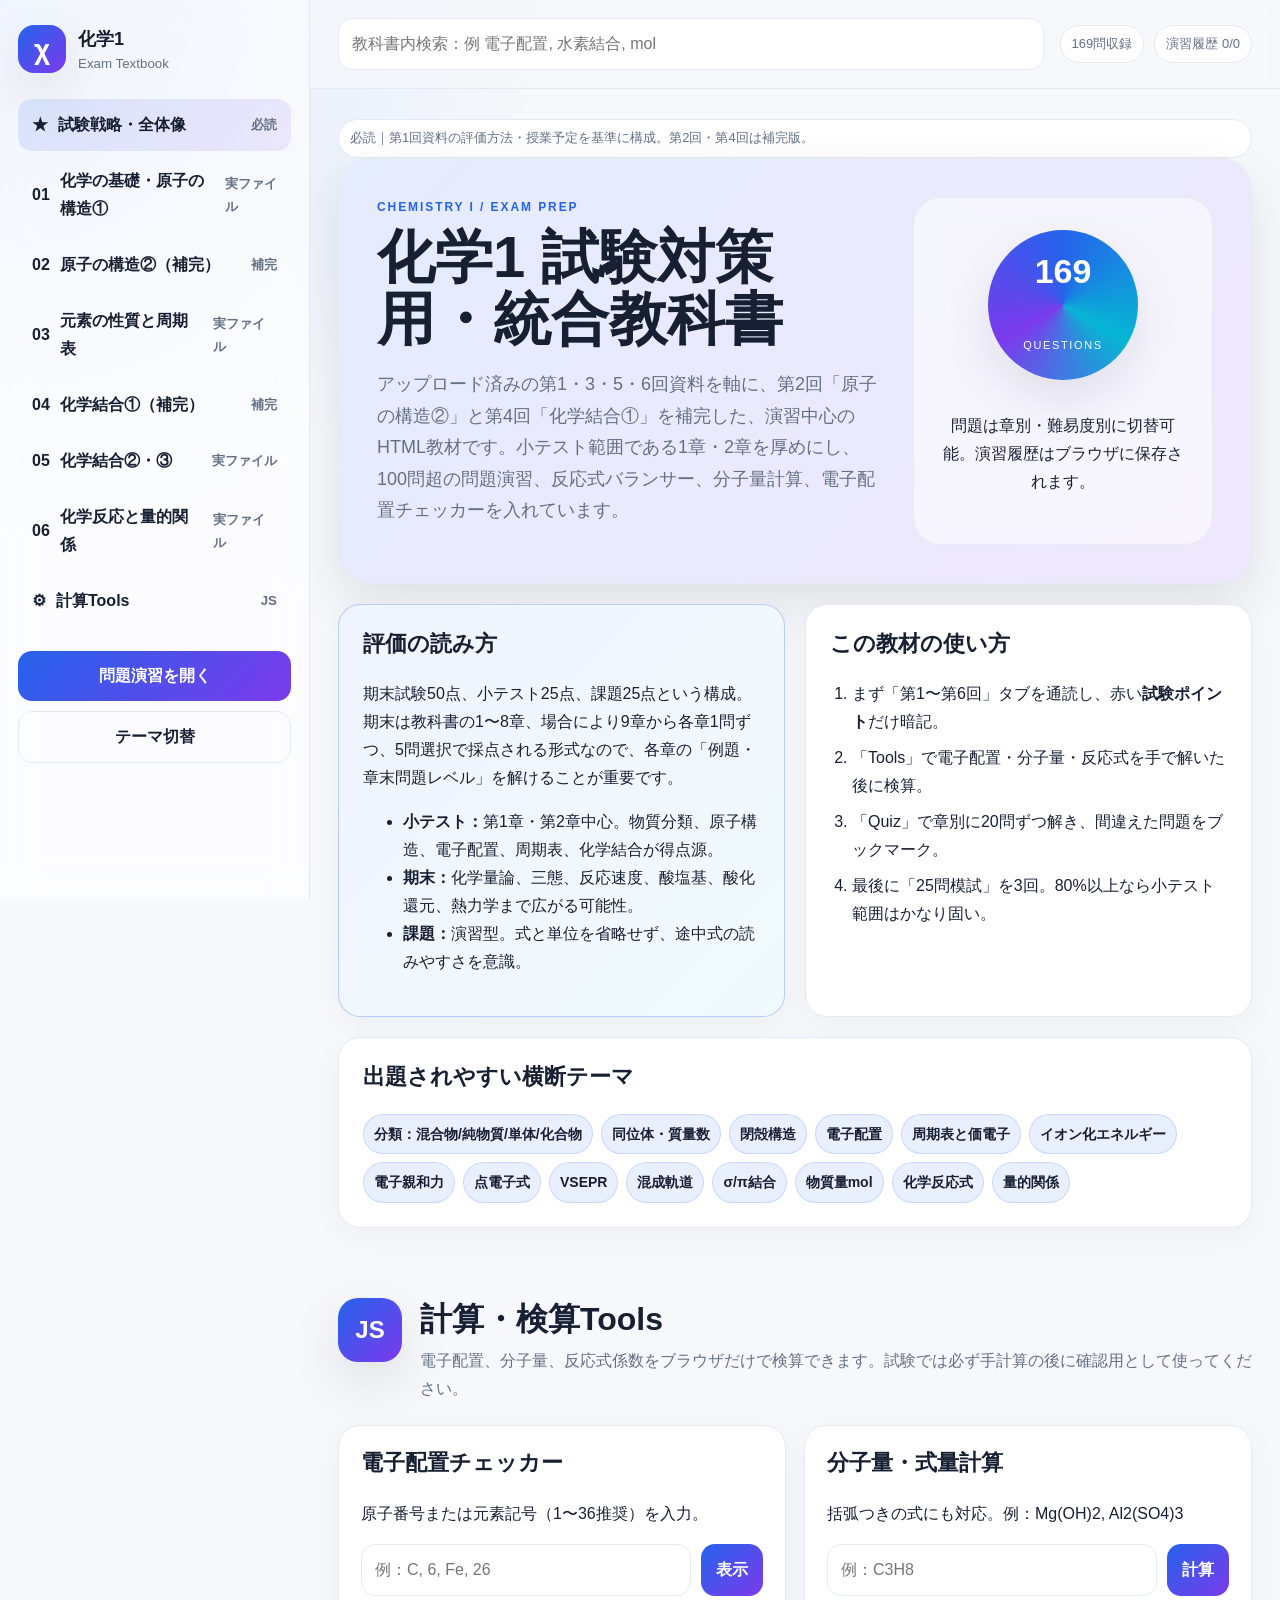
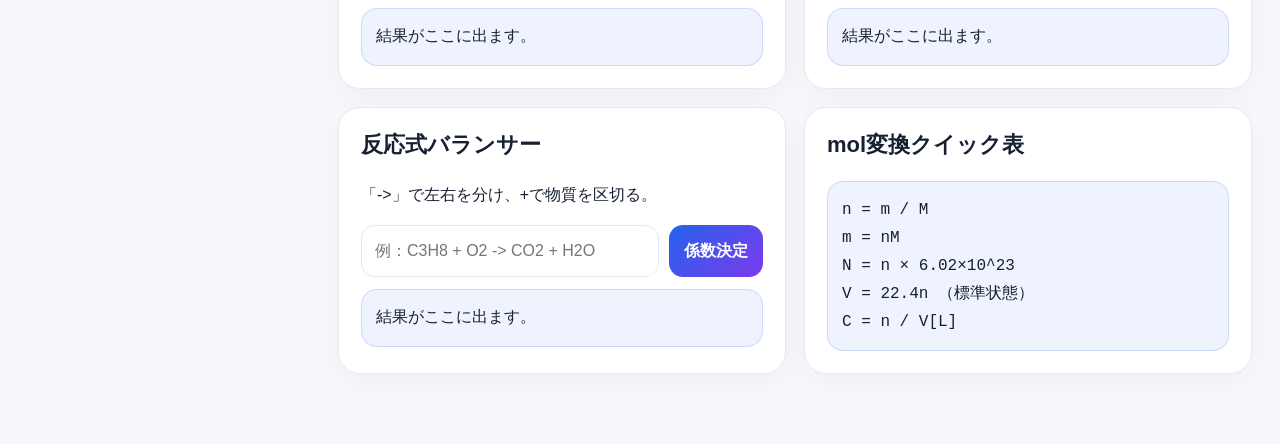
<file: index.html>
<!doctype html>
<html lang="ja">
<head>
  <meta charset="utf-8" />
  <meta name="viewport" content="width=device-width, initial-scale=1" />
  <title>化学1 試験対策用・統合教科書</title>
  <link rel="stylesheet" href="style.css" />
</head>
<body>
  <div class="app-shell">
    <aside class="sidebar">
      <div class="brand"><span class="brand-mark">χ</span><div><b>化学1</b><small>Exam Textbook</small></div></div>
      <nav id="chapterNav"></nav>
      <div class="sidebar-tools">
        <button id="openQuizBtn" class="primary full">問題演習を開く</button>
        <button id="themeBtn" class="ghost full">テーマ切替</button>
      </div>
    </aside>
    <main>
      <header class="topbar">
        <div class="search-wrap"><input id="globalSearch" placeholder="教科書内検索：例 電子配置, 水素結合, mol" /></div>
        <div class="stats"><span id="questionCount"></span><span id="progressStat"></span></div>
      </header>
      <section id="content" class="content"></section>
      <section id="tools" class="content tools-section"></section>
    </main>
  </div>
  <div id="quizPanel" class="quiz-panel" aria-hidden="true">
    <div class="quiz-inner">
      <div class="quiz-head"><div><p class="eyebrow">Interactive Practice</p><h2>100問以上の問題集</h2></div><button id="closeQuiz" class="icon-btn">×</button></div>
      <div class="quiz-controls">
        <select id="quizChapter"></select><select id="quizDifficulty"><option value="all">全難易度</option><option value="basic">基本</option><option value="standard">標準</option><option value="challenge">発展</option></select>
        <input id="quizSearch" placeholder="問題検索" />
        <button id="startPractice" class="primary">章別演習</button><button id="startExam" class="secondary">25問模試</button><button id="showAllQuestions" class="ghost">一覧</button>
      </div>
      <div id="quizArea" class="quiz-area"></div>
    </div>
  </div>
  <script src="app.js"></script>
</body>
</html>
</file>
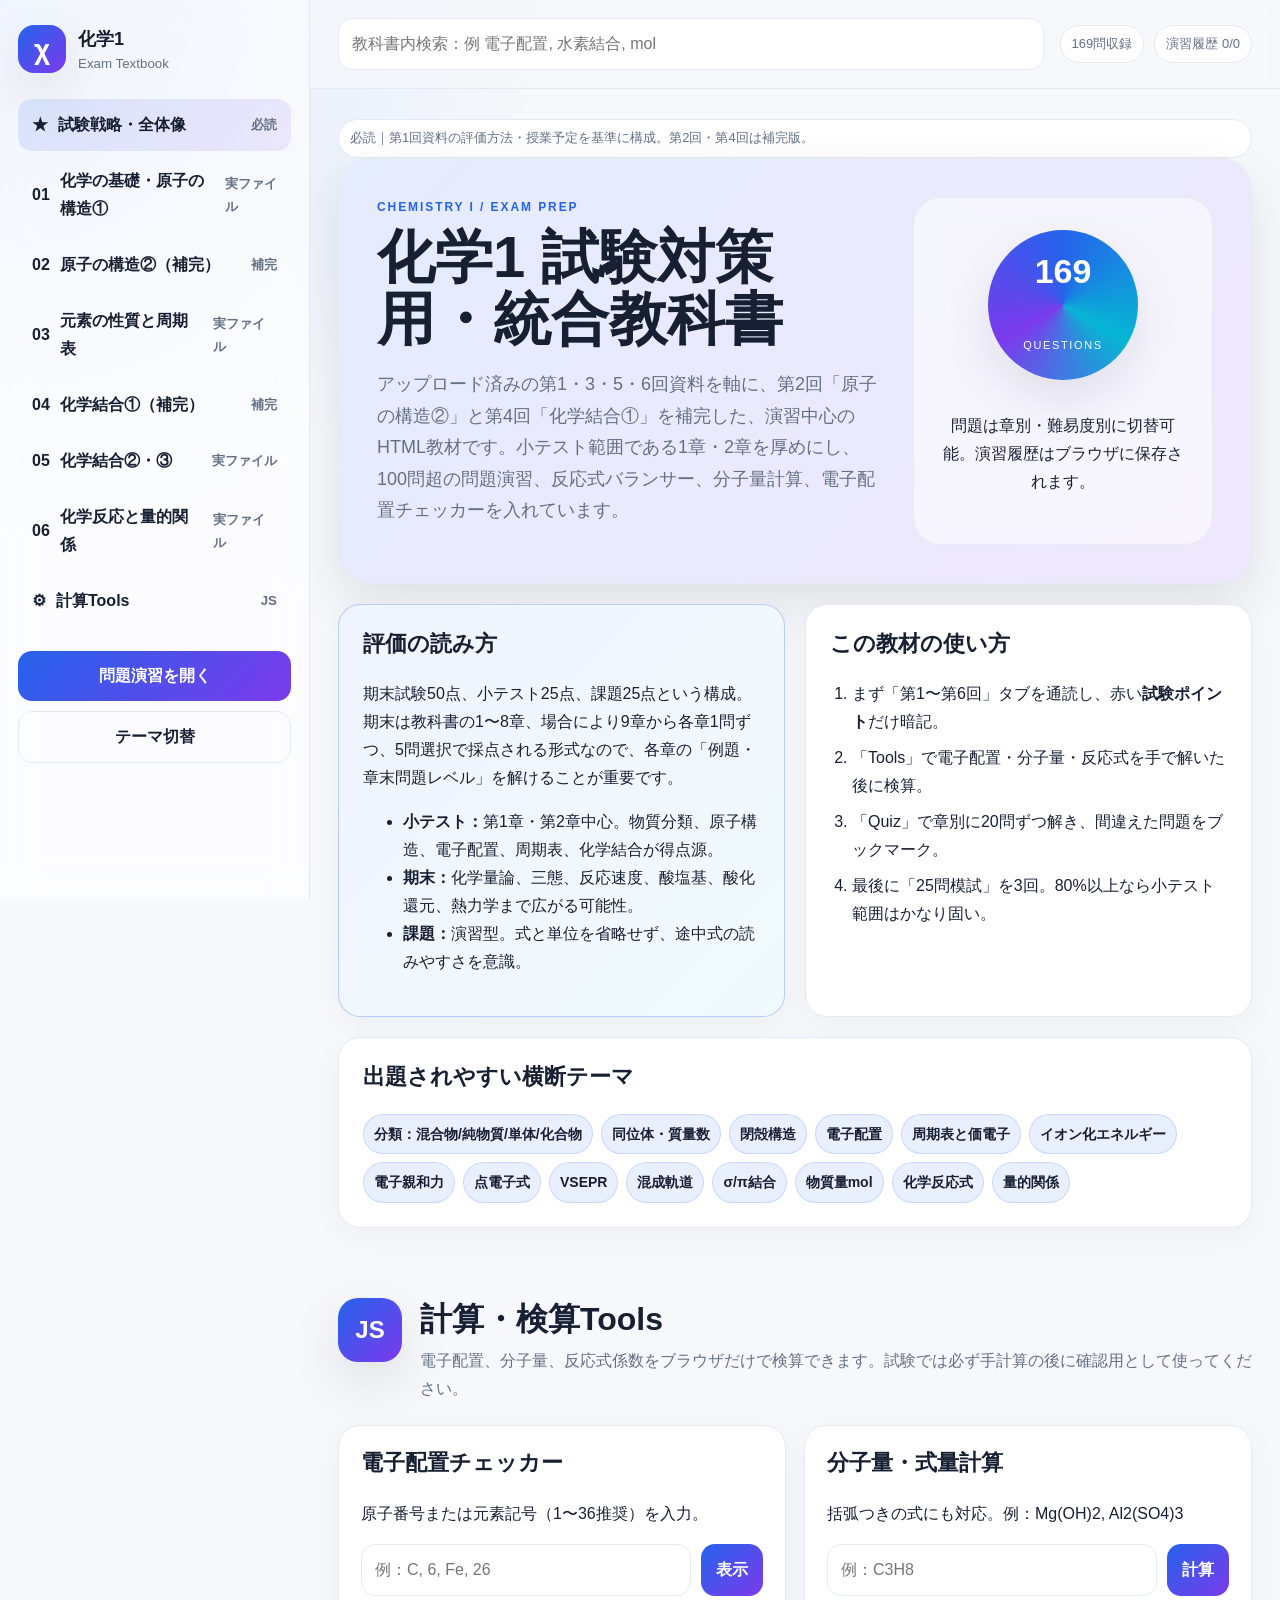
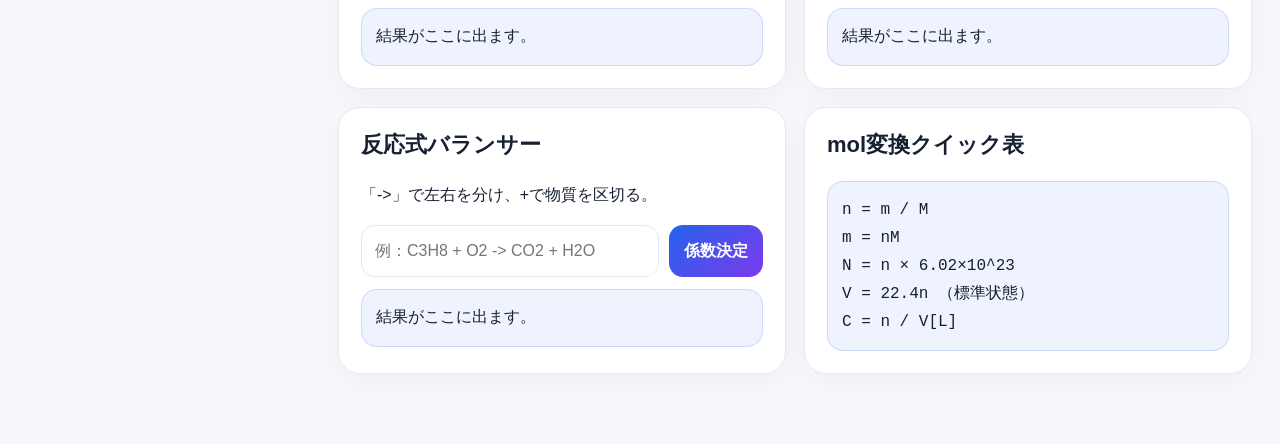
<file: open this.html>
<!doctype html>
<html lang="ja">
<head>
  <meta charset="utf-8" />
  <meta name="viewport" content="width=device-width, initial-scale=1" />
  <title>化学1 試験対策用・統合教科書</title>
  <style>

:root{--bg:#f6f8fb;--panel:#ffffff;--ink:#172033;--muted:#647084;--line:#e5eaf2;--primary:#2563eb;--primary2:#7c3aed;--accent:#06b6d4;--danger:#e11d48;--ok:#16a34a;--shadow:0 20px 50px rgba(16,24,40,.10);--radius:22px;--mono:ui-monospace,SFMono-Regular,Menlo,Monaco,Consolas,monospace;--sans:-apple-system,BlinkMacSystemFont,"Segoe UI",Hiragino Sans,"Noto Sans JP",Meiryo,sans-serif}body.dark{--bg:#0b1020;--panel:#111827;--ink:#e5e7eb;--muted:#9ca3af;--line:#253044;--primary:#60a5fa;--primary2:#a78bfa;--accent:#22d3ee;--shadow:0 20px 70px rgba(0,0,0,.45)}*{box-sizing:border-box}body{margin:0;background:radial-gradient(circle at top left,rgba(37,99,235,.13),transparent 34rem),var(--bg);color:var(--ink);font-family:var(--sans);line-height:1.75}.app-shell{display:grid;grid-template-columns:310px 1fr;min-height:100vh}.sidebar{position:sticky;top:0;height:100vh;padding:24px 18px;border-right:1px solid var(--line);background:rgba(255,255,255,.62);backdrop-filter:blur(18px);overflow:auto}body.dark .sidebar{background:rgba(17,24,39,.72)}.brand{display:flex;align-items:center;gap:12px;margin-bottom:24px}.brand-mark{display:grid;place-items:center;width:48px;height:48px;border-radius:16px;background:linear-gradient(135deg,var(--primary),var(--primary2));color:white;font-weight:900;font-size:28px;box-shadow:var(--shadow)}.brand b{display:block;font-size:18px}.brand small{display:block;color:var(--muted);margin-top:-4px}.nav-btn{width:100%;border:0;background:transparent;color:var(--ink);padding:12px 14px;border-radius:14px;text-align:left;display:flex;gap:10px;align-items:center;cursor:pointer;margin:4px 0;font-weight:700}.nav-btn small{color:var(--muted);font-weight:600;margin-left:auto}.nav-btn.active,.nav-btn:hover{background:linear-gradient(135deg,rgba(37,99,235,.13),rgba(124,58,237,.10))}.sidebar-tools{margin-top:24px;display:grid;gap:10px}.topbar{position:sticky;top:0;z-index:5;display:flex;gap:16px;align-items:center;padding:18px 28px;border-bottom:1px solid var(--line);background:rgba(246,248,251,.72);backdrop-filter:blur(18px)}body.dark .topbar{background:rgba(11,16,32,.72)}input,select,button{font:inherit}input,select{border:1px solid var(--line);background:var(--panel);color:var(--ink);border-radius:14px;padding:11px 13px;outline:none}input:focus,select:focus{border-color:var(--primary);box-shadow:0 0 0 4px rgba(37,99,235,.12)}.search-wrap{flex:1}.search-wrap input{width:100%}.stats{display:flex;gap:10px;flex-wrap:wrap}.stats span,.pill{border:1px solid var(--line);background:var(--panel);padding:7px 11px;border-radius:999px;color:var(--muted);font-size:13px}.content{max-width:1180px;margin:0 auto;padding:30px 28px 70px}.hero-panel{display:grid;grid-template-columns:1fr 300px;gap:24px;align-items:stretch;border-radius:32px;padding:38px;background:linear-gradient(135deg,rgba(37,99,235,.12),rgba(124,58,237,.12)),var(--panel);box-shadow:var(--shadow);border:1px solid var(--line);overflow:hidden}.eyebrow{letter-spacing:.16em;text-transform:uppercase;color:var(--primary);font-size:12px;font-weight:900;margin:0 0 8px}.hero-panel h1{font-size:clamp(32px,5vw,58px);line-height:1.08;margin:0 0 14px}.lead{font-size:18px;color:var(--muted);max-width:780px}.glass{background:rgba(255,255,255,.55);border:1px solid var(--line);backdrop-filter:blur(15px)}body.dark .glass{background:rgba(255,255,255,.06)}.score-card{border-radius:28px;padding:24px;display:flex;flex-direction:column;align-items:center;justify-content:center;text-align:center}.score-ring{width:150px;height:150px;border-radius:50%;display:grid;place-items:center;background:conic-gradient(var(--primary),var(--accent),var(--primary2),var(--primary));color:white;box-shadow:var(--shadow);margin-bottom:16px}.score-ring span{font-size:34px;font-weight:900;line-height:1}.score-ring small{display:block;font-size:11px;text-transform:uppercase;letter-spacing:.15em}.grid{display:grid;gap:20px;margin:20px 0}.grid.two{grid-template-columns:repeat(2,minmax(0,1fr))}.grid.three{grid-template-columns:repeat(3,minmax(0,1fr))}.card{background:var(--panel);border:1px solid var(--line);border-radius:var(--radius);padding:24px;box-shadow:0 8px 30px rgba(16,24,40,.04)}.card.important{border-color:rgba(37,99,235,.28);background:linear-gradient(135deg,rgba(37,99,235,.07),rgba(6,182,212,.06)),var(--panel)}h2,h3,h4{line-height:1.35;margin-top:0}h2{font-size:32px}h3{font-size:22px}h4{margin-bottom:6px}.chapter-title{display:flex;gap:18px;align-items:flex-start;margin-bottom:22px}.chapter-title>span{display:grid;place-items:center;min-width:64px;height:64px;border-radius:20px;background:linear-gradient(135deg,var(--primary),var(--primary2));color:white;font-weight:900;font-size:24px;box-shadow:var(--shadow)}.chapter-title h2{margin:0}.chapter-title p{margin:6px 0 0;color:var(--muted)}table{width:100%;border-collapse:separate;border-spacing:0;overflow:hidden;border:1px solid var(--line);border-radius:16px;background:var(--panel)}th,td{padding:12px 14px;border-bottom:1px solid var(--line);vertical-align:top}th{background:rgba(37,99,235,.08);text-align:left;font-weight:900}tr:last-child td{border-bottom:0}.callout{padding:14px 16px;border-radius:16px;background:rgba(6,182,212,.10);border:1px solid rgba(6,182,212,.25);margin:14px 0}.callout.danger{background:rgba(225,29,72,.09);border-color:rgba(225,29,72,.22)}.chips{display:flex;flex-wrap:wrap;gap:8px}.chips span{padding:7px 10px;border-radius:999px;background:rgba(37,99,235,.10);border:1px solid rgba(37,99,235,.16);font-size:13px;font-weight:700}.chips.large span{font-size:14px}.mini-grid{display:grid;grid-template-columns:repeat(2,1fr);gap:14px}.mini-grid>div,.rule,.trend-card{padding:16px;border:1px solid var(--line);border-radius:18px;background:rgba(100,116,139,.05)}.steps{padding-left:22px}.steps li{margin:8px 0}.timeline{list-style:none;padding:0;margin:0}.timeline li{position:relative;padding:0 0 14px 32px;border-left:2px solid var(--line);margin-left:8px}.timeline li:before{content:"";position:absolute;left:-8px;top:4px;width:14px;height:14px;border-radius:50%;background:var(--primary)}.timeline b{display:block}.timeline span{color:var(--muted)}.atom-visual{position:relative;height:230px;margin:10px auto 18px;max-width:380px}.nucleus{position:absolute;left:50%;top:50%;transform:translate(-50%,-50%);width:86px;height:86px;border-radius:50%;display:grid;place-items:center;background:linear-gradient(135deg,var(--danger),#f97316);color:white;font-weight:900;box-shadow:var(--shadow)}.orbit{position:absolute;left:50%;top:50%;border:2px dashed rgba(37,99,235,.45);border-radius:50%;transform:translate(-50%,-50%) rotate(-20deg)}.o1{width:180px;height:90px}.o2{width:300px;height:150px;transform:translate(-50%,-50%) rotate(25deg)}.electron{position:absolute;width:38px;height:38px;border-radius:50%;display:grid;place-items:center;background:var(--primary);color:white;font-size:12px;font-weight:900}.e1{left:66%;top:31%}.e2{left:20%;top:56%}.e3{left:74%;top:61%}.formula-cards{display:grid;grid-template-columns:repeat(auto-fit,minmax(160px,1fr));gap:12px;margin-top:14px}.formula-cards div{padding:15px;border-radius:16px;border:1px solid var(--line);background:linear-gradient(180deg,rgba(37,99,235,.08),rgba(37,99,235,.02))}.formula-cards b{display:block;font-size:18px}.formula-cards span{color:var(--muted);font-size:14px}.orbital-strip{display:flex;gap:12px;flex-wrap:wrap}.orbital-strip span{width:86px;height:86px;border-radius:18px;background:linear-gradient(135deg,var(--primary),var(--accent));color:white;display:grid;place-items:center;text-align:center;font-weight:800}.orbital-strip b{font-size:28px}.block-table{display:grid;grid-template-columns:1fr 3fr 2fr;grid-template-rows:70px 70px;gap:8px;text-align:center;font-weight:900;color:white}.block-table div{display:grid;place-items:center;border-radius:16px}.block-table .s{background:#2563eb;grid-row:1/3}.block-table .d{background:#7c3aed;grid-row:1/3}.block-table .p{background:#06b6d4;grid-row:1/3}.block-table .f{background:#f97316;grid-column:1/4}.trend-arrow{margin-top:12px;padding:10px;border-radius:14px;background:rgba(22,163,74,.10);border:1px solid rgba(22,163,74,.25);color:var(--ok);font-weight:800}.lewis-grid{display:grid;grid-template-columns:repeat(4,1fr);gap:12px;margin:16px 0}.lewis-grid div{padding:18px;border:1px solid var(--line);border-radius:18px;text-align:center;font-family:var(--mono);font-size:22px;background:rgba(124,58,237,.07)}.lewis-grid small{font-family:var(--sans);font-size:13px;color:var(--muted)}.example-box{padding:14px;border-radius:16px;border:1px solid var(--line);background:rgba(124,58,237,.07);margin:10px 0}.flow{display:flex;gap:8px;flex-wrap:wrap}.flow span{position:relative;padding:10px 14px;border-radius:999px;background:rgba(37,99,235,.10);font-weight:800}.flow span:not(:last-child):after{content:"→";margin-left:10px;color:var(--primary)}button{border:0;border-radius:14px;padding:11px 15px;cursor:pointer;font-weight:900}.primary{background:linear-gradient(135deg,var(--primary),var(--primary2));color:white}.secondary{background:rgba(6,182,212,.16);color:var(--ink);border:1px solid rgba(6,182,212,.3)}.ghost{background:transparent;color:var(--ink);border:1px solid var(--line)}.full{width:100%}.icon-btn{width:42px;height:42px;border-radius:50%;background:var(--panel);border:1px solid var(--line);color:var(--ink);font-size:22px}.tools-section{padding-top:0}.tool-grid{display:grid;grid-template-columns:repeat(2,minmax(0,1fr));gap:18px}.tool-card{background:var(--panel);border:1px solid var(--line);border-radius:var(--radius);padding:22px;box-shadow:0 8px 30px rgba(16,24,40,.04)}.tool-card .row{display:flex;gap:10px;flex-wrap:wrap}.tool-card input{flex:1}.result{margin-top:12px;padding:14px;border-radius:16px;background:rgba(37,99,235,.08);border:1px solid rgba(37,99,235,.18);white-space:pre-wrap;font-family:var(--mono)}.quiz-panel{position:fixed;inset:0;background:rgba(2,6,23,.58);backdrop-filter:blur(10px);z-index:20;display:none;padding:22px}.quiz-panel.open{display:block}.quiz-inner{max-width:1120px;margin:0 auto;background:var(--panel);border:1px solid var(--line);border-radius:28px;box-shadow:var(--shadow);height:calc(100vh - 44px);display:flex;flex-direction:column;overflow:hidden}.quiz-head{display:flex;justify-content:space-between;align-items:center;padding:22px 24px;border-bottom:1px solid var(--line)}.quiz-head h2{margin:0}.quiz-controls{display:grid;grid-template-columns:1fr 1fr 1.4fr auto auto auto;gap:10px;padding:16px 24px;border-bottom:1px solid var(--line)}.quiz-area{padding:22px 24px;overflow:auto}.q-card{border:1px solid var(--line);border-radius:20px;padding:20px;margin-bottom:16px;background:linear-gradient(180deg,rgba(37,99,235,.04),transparent),var(--panel)}.q-meta{display:flex;gap:8px;flex-wrap:wrap;margin-bottom:10px}.q-meta span{font-size:12px;padding:4px 8px;border-radius:999px;background:rgba(100,116,139,.12);color:var(--muted);font-weight:800}.q-title{font-size:19px;font-weight:900;margin:0 0 14px}.options{display:grid;gap:10px}.opt{display:flex;gap:10px;align-items:flex-start;padding:12px;border:1px solid var(--line);border-radius:14px;cursor:pointer;background:rgba(100,116,139,.04)}.opt:hover{border-color:var(--primary)}.feedback{margin-top:14px;padding:12px;border-radius:14px}.feedback.ok{background:rgba(22,163,74,.10);border:1px solid rgba(22,163,74,.24)}.feedback.ng{background:rgba(225,29,72,.10);border:1px solid rgba(225,29,72,.24)}.quiz-actions{display:flex;gap:10px;align-items:center;margin-top:14px;flex-wrap:wrap}.bookmark{margin-left:auto}.hidden{display:none!important}.search-hit{outline:3px solid rgba(6,182,212,.35)}mark{background:rgba(250,204,21,.5);border-radius:4px;padding:0 2px}@media(max-width:980px){.app-shell{grid-template-columns:1fr}.sidebar{position:relative;height:auto}.topbar{position:relative;flex-direction:column;align-items:stretch}.hero-panel{grid-template-columns:1fr}.grid.two,.grid.three,.tool-grid{grid-template-columns:1fr}.quiz-controls{grid-template-columns:1fr}.mini-grid,.lewis-grid{grid-template-columns:1fr}.content{padding:22px 16px}.sidebar nav{display:grid;grid-template-columns:repeat(2,1fr);gap:6px}}@media print{.sidebar,.topbar,.quiz-panel,#tools{display:none!important}.app-shell{display:block}.content{max-width:none}.card,.hero-panel{box-shadow:none;break-inside:avoid}}
  </style>
</head>
<body>
  <div class="app-shell">
    <aside class="sidebar">
      <div class="brand"><span class="brand-mark">χ</span><div><b>化学1</b><small>Exam Textbook</small></div></div>
      <nav id="chapterNav"></nav>
      <div class="sidebar-tools">
        <button id="openQuizBtn" class="primary full">問題演習を開く</button>
        <button id="themeBtn" class="ghost full">テーマ切替</button>
      </div>
    </aside>
    <main>
      <header class="topbar">
        <div class="search-wrap"><input id="globalSearch" placeholder="教科書内検索：例 電子配置, 水素結合, mol" /></div>
        <div class="stats"><span id="questionCount"></span><span id="progressStat"></span></div>
      </header>
      <section id="content" class="content"></section>
      <section id="tools" class="content tools-section"></section>
    </main>
  </div>
  <div id="quizPanel" class="quiz-panel" aria-hidden="true">
    <div class="quiz-inner">
      <div class="quiz-head"><div><p class="eyebrow">Interactive Practice</p><h2>100問以上の問題集</h2></div><button id="closeQuiz" class="icon-btn">×</button></div>
      <div class="quiz-controls">
        <select id="quizChapter"></select><select id="quizDifficulty"><option value="all">全難易度</option><option value="basic">基本</option><option value="standard">標準</option><option value="challenge">発展</option></select>
        <input id="quizSearch" placeholder="問題検索" />
        <button id="startPractice" class="primary">章別演習</button><button id="startExam" class="secondary">25問模試</button><button id="showAllQuestions" class="ghost">一覧</button>
      </div>
      <div id="quizArea" class="quiz-area"></div>
    </div>
  </div>
  <script>
const chapters = [
  {
    "id": "overview",
    "title": "試験戦略・全体像",
    "tag": "必読",
    "source": "第1回資料の評価方法・授業予定を基準に構成。第2回・第4回は補完版。",
    "body": "\n<section class=\"hero-panel\">\n  <div>\n    <p class=\"eyebrow\">CHEMISTRY I / EXAM PREP</p>\n    <h1>化学1 試験対策用・統合教科書</h1>\n    <p class=\"lead\">アップロード済みの第1・3・5・6回資料を軸に、第2回「原子の構造②」と第4回「化学結合①」を補完した、演習中心のHTML教材です。小テスト範囲である1章・2章を厚めにし、100問超の問題演習、反応式バランサー、分子量計算、電子配置チェッカーを入れています。</p>\n  </div>\n  <div class=\"score-card glass\">\n    <div class=\"score-ring\"><span id=\"totalQuestionsBadge\">150+</span><small>questions</small></div>\n    <p>問題は章別・難易度別に切替可能。演習履歴はブラウザに保存されます。</p>\n  </div>\n</section>\n<div class=\"grid two\">\n  <article class=\"card important\">\n    <h3>評価の読み方</h3>\n    <p>期末試験50点、小テスト25点、課題25点という構成。期末は教科書の1〜8章、場合により9章から各章1問ずつ、5問選択で採点される形式なので、各章の「例題・章末問題レベル」を解けることが重要です。</p>\n    <ul>\n      <li><strong>小テスト：</strong>第1章・第2章中心。物質分類、原子構造、電子配置、周期表、化学結合が得点源。</li>\n      <li><strong>期末：</strong>化学量論、三態、反応速度、酸塩基、酸化還元、熱力学まで広がる可能性。</li>\n      <li><strong>課題：</strong>演習型。式と単位を省略せず、途中式の読みやすさを意識。</li>\n    </ul>\n  </article>\n  <article class=\"card\">\n    <h3>この教材の使い方</h3>\n    <ol class=\"steps\">\n      <li>まず「第1〜第6回」タブを通読し、赤い<strong>試験ポイント</strong>だけ暗記。</li>\n      <li>「Tools」で電子配置・分子量・反応式を手で解いた後に検算。</li>\n      <li>「Quiz」で章別に20問ずつ解き、間違えた問題をブックマーク。</li>\n      <li>最後に「25問模試」を3回。80%以上なら小テスト範囲はかなり固い。</li>\n    </ol>\n  </article>\n</div>\n<div class=\"card\">\n  <h3>出題されやすい横断テーマ</h3>\n  <div class=\"chips large\">\n    <span>分類：混合物/純物質/単体/化合物</span><span>同位体・質量数</span><span>閉殻構造</span><span>電子配置</span><span>周期表と価電子</span><span>イオン化エネルギー</span><span>電子親和力</span><span>点電子式</span><span>VSEPR</span><span>混成軌道</span><span>σ/π結合</span><span>物質量mol</span><span>化学反応式</span><span>量的関係</span>\n  </div>\n</div>\n"
  },
  {
    "id": "ch1",
    "title": "第1回 化学の基礎・原子の構造①",
    "tag": "実ファイル",
    "source": "第1回資料：化学の基礎、原子・分子・イオン、ボーアモデル、単原子イオン。",
    "body": "\n<div class=\"chapter-title\"><span>01</span><div><h2>化学の基礎・原子の構造①</h2><p>最初の山は「用語の分類」と「原子の数え方」。ここであいまいにすると、後のイオン式・組成式・物質量で必ず崩れます。</p></div></div>\n<div class=\"grid two\">\n  <section class=\"card\">\n    <h3>物質の分類</h3>\n    <p>物質は、まず<strong>混合物</strong>と<strong>純物質</strong>に分ける。純物質はさらに<strong>単体</strong>と<strong>化合物</strong>に分ける。</p>\n    <table><thead><tr><th>分類</th><th>意味</th><th>例</th></tr></thead><tbody>\n      <tr><td>混合物</td><td>複数の純物質が混ざったもの</td><td>空気、食塩水、石油、牛乳、塩酸</td></tr>\n      <tr><td>純物質</td><td>1種類の物質として扱えるもの</td><td>鉄、水、酸素、二酸化炭素</td></tr>\n      <tr><td>単体</td><td>1種類の元素だけからなる純物質</td><td>H<sub>2</sub>, O<sub>2</sub>, O<sub>3</sub>, Cl<sub>2</sub>, Fe</td></tr>\n      <tr><td>化合物</td><td>複数の元素からなる純物質</td><td>H<sub>2</sub>O, CO<sub>2</sub>, NH<sub>3</sub>, NaCl</td></tr>\n    </tbody></table>\n    <div class=\"callout danger\"><strong>ひっかけ：</strong>「酸素」は文脈で単体O<sub>2</sub>を指すことも、元素Oを指すこともある。「水は水素と酸素からできている」の水素・酸素は元素の意味。</div>\n  </section>\n  <section class=\"card\">\n    <h3>覚えるべき分子・イオン</h3>\n    <div class=\"mini-grid\">\n      <div><h4>有名分子</h4><p>H<sub>2</sub>, N<sub>2</sub>, O<sub>2</sub>, O<sub>3</sub>, F<sub>2</sub>, Cl<sub>2</sub>, CO, CO<sub>2</sub>, HCl, H<sub>2</sub>O, H<sub>2</sub>S, CH<sub>4</sub>, NH<sub>3</sub></p></div>\n      <div><h4>陽イオン</h4><p>H<sup>+</sup>, Na<sup>+</sup>, K<sup>+</sup>, Mg<sup>2+</sup>, Ca<sup>2+</sup>, Cu<sup>+</sup>, Cu<sup>2+</sup>, Fe<sup>2+</sup>, Fe<sup>3+</sup>, NH<sub>4</sub><sup>+</sup>, H<sub>3</sub>O<sup>+</sup></p></div>\n      <div><h4>陰イオン</h4><p>F<sup>-</sup>, Cl<sup>-</sup>, Br<sup>-</sup>, I<sup>-</sup>, O<sup>2-</sup>, S<sup>2-</sup>, N<sup>3-</sup>, P<sup>3-</sup>, OH<sup>-</sup>, NO<sub>3</sub><sup>-</sup>, CO<sub>3</sub><sup>2-</sup>, SO<sub>4</sub><sup>2-</sup>, PO<sub>4</sub><sup>3-</sup></p></div>\n      <div><h4>組成式の作り方</h4><p>電荷の総和が0になる最小整数比にする。例：Al<sup>3+</sup>とSO<sub>4</sub><sup>2-</sup>なら Al<sub>2</sub>(SO<sub>4</sub>)<sub>3</sub>。</p></div>\n    </div>\n  </section>\n</div>\n<section class=\"card\">\n  <h3>原子の構造</h3>\n  <div class=\"atom-visual\">\n    <div class=\"nucleus\">p<sup>+</sup><br>n</div><span class=\"orbit o1\"></span><span class=\"orbit o2\"></span><span class=\"electron e1\">e<sup>-</sup></span><span class=\"electron e2\">e<sup>-</sup></span><span class=\"electron e3\">e<sup>-</sup></span>\n  </div>\n  <p>原子は原子核と電子からなる。原子核には陽子と中性子がある。<strong>陽子数=原子番号</strong>で元素が決まり、<strong>陽子数+中性子数=質量数</strong>で同位体を区別する。中性原子では陽子数=電子数。電子数が変わると単原子イオンになる。</p>\n  <div class=\"formula-cards\">\n    <div><b>原子番号 Z</b><span>陽子の数</span></div><div><b>質量数 A</b><span>陽子数+中性子数</span></div><div><b>中性子数</b><span>A - Z</span></div><div><b>イオンの電荷</b><span>陽子数 - 電子数</span></div>\n  </div>\n</section>\n<section class=\"card\">\n  <h3>電子殻と閉殻構造</h3>\n  <p>古典的な電子殻では、K殻2個、L殻8個、M殻18個、N殻32個、一般に2n<sup>2</sup>個まで入る。ただし第3殻以降は、安定性を正しく扱うために原子軌道が必要になる。</p>\n  <table><thead><tr><th>殻</th><th>n</th><th>最大収容電子数</th><th>例</th></tr></thead><tbody><tr><td>K</td><td>1</td><td>2</td><td>He: K(2)</td></tr><tr><td>L</td><td>2</td><td>8</td><td>Ne: K(2)L(8)</td></tr><tr><td>M</td><td>3</td><td>18</td><td>ArはK(2)L(8)M(8)で安定</td></tr><tr><td>N</td><td>4</td><td>32</td><td>KやCaでは4sが先に関係</td></tr></tbody></table>\n  <div class=\"callout\"><strong>試験ポイント：</strong>Li, Na, Mg, Alは電子を放出して陽イオンになりやすい。F, O, N, Cl, S, Pは電子を受け取って陰イオンになりやすい。</div>\n</section>\n"
  },
  {
    "id": "ch2",
    "title": "第2回 原子の構造②（補完）",
    "tag": "補完",
    "source": "第2回ファイル未提出のため、第1回の予告と第3回の復習・演習内容から補完。",
    "body": "\n<div class=\"chapter-title\"><span>02</span><div><h2>原子の構造②：原子軌道・量子数・電子配置</h2><p>第2回ファイルは未提出のため、第1回終盤の「次回学ぶ内容」と第3回の復習・理解度チェックから補完しています。小テストで最も出やすい領域です。</p></div></div>\n<div class=\"grid two\">\n  <section class=\"card\">\n    <h3>原子モデルの流れ</h3>\n    <ol class=\"timeline\">\n      <li><b>トムソンモデル</b><span>電子の存在を踏まえた初期モデル。</span></li>\n      <li><b>ラザフォードモデル</b><span>原子核の存在。原子はほぼ空間。</span></li>\n      <li><b>ボーアモデル</b><span>電子殻とエネルギー準位。</span></li>\n      <li><b>ド・ブロイ</b><span>電子の波動性。</span></li>\n      <li><b>シュレーディンガー</b><span>波動方程式。波動関数の二乗が存在確率。</span></li>\n    </ol>\n  </section>\n  <section class=\"card\">\n    <h3>量子数</h3>\n    <table><thead><tr><th>記号</th><th>名称</th><th>意味</th><th>範囲</th></tr></thead><tbody>\n      <tr><td>n</td><td>主量子数</td><td>殻・大まかなエネルギー</td><td>1,2,3,...</td></tr>\n      <tr><td>l</td><td>副量子数</td><td>軌道の種類</td><td>0〜n-1</td></tr>\n      <tr><td>m</td><td>磁気量子数</td><td>軌道の向き</td><td>-l〜+l（2l+1個）</td></tr>\n      <tr><td>s</td><td>スピン量子数</td><td>電子のスピン</td><td>+1/2 または -1/2</td></tr>\n    </tbody></table>\n    <div class=\"callout\"><strong>軌道名：</strong>l=0がs、l=1がp、l=2がd、l=3がf。1pや2dは存在しない。</div>\n  </section>\n</div>\n<section class=\"card\">\n  <h3>原子軌道の収容数</h3>\n  <div class=\"orbital-strip\"><span>s<br><b>2</b></span><span>p<br><b>6</b></span><span>d<br><b>10</b></span><span>f<br><b>14</b></span><span>g<br><b>18</b></span></div>\n  <p>1つの軌道には最大2個の電子が入り、それぞれのスピンは逆向きになる。p軌道は3つの向きがあるため最大6個、d軌道は5つで最大10個。</p>\n</section>\n<section class=\"card\">\n  <h3>電子配置の3ルール</h3>\n  <div class=\"grid three\">\n    <div class=\"rule\"><b>1. 構成原理</b><p>エネルギーの低い軌道から順に入る。代表的順序：1s &lt; 2s &lt; 2p &lt; 3s &lt; 3p &lt; 4s &lt; 3d &lt; 4p...</p></div>\n    <div class=\"rule\"><b>2. パウリの排他原理</b><p>同一軌道に入る2電子はスピンが逆向き。同じ4つの量子数を持つ電子は存在できない。</p></div>\n    <div class=\"rule\"><b>3. フントの規則</b><p>同じエネルギーの軌道には、まず1個ずつ平行スピンで入る。</p></div>\n  </div>\n  <div class=\"callout danger\"><strong>注意：</strong>Cr, Cuなどの例外配置は資料上「本授業の試験では問わない」とされている。基本配置を優先。</div>\n</section>\n<section class=\"card\">\n  <h3>4sが3dより先に入る理由</h3>\n  <p>s電子は原子核近傍にも電子密度を持つため、内側電子による遮蔽を受けにくく、有効核電荷を大きく感じる。したがって4s軌道は3d軌道より低エネルギーになりやすい。ただし遷移金属のイオン化では4s電子から抜ける点に注意。</p>\n  <div class=\"formula-cards\"><div><b>Z<sub>eff</sub></b><span>有効核電荷</span></div><div><b>遮蔽</b><span>内側電子が核電荷を弱める</span></div><div><b>貫入</b><span>s軌道が核近くに入り込む</span></div></div>\n</section>\n"
  },
  {
    "id": "ch3",
    "title": "第3回 元素の性質と周期表",
    "tag": "実ファイル",
    "source": "第3回資料：電子配置、周期表、ブロック分類、典型/遷移、IE/EA。",
    "body": "\n<div class=\"chapter-title\"><span>03</span><div><h2>元素の性質と周期表</h2><p>周期表は暗記表ではなく、電子配置の地図です。「最後に入った電子」と「最外殻電子」が性質を決めます。</p></div></div>\n<section class=\"card\">\n  <h3>周期表と電子配置</h3>\n  <p>周期表は原子番号順、つまり陽子数順・中性原子の電子数順に並ぶ。同じ族では最外殻電子配置が似るため化学的性質が似る。sブロック、pブロック、dブロック、fブロックは「最後に電子が入る軌道」で分ける。</p>\n  <div class=\"block-table\">\n    <div class=\"s\">s block<br>1,2族</div><div class=\"d\">d block<br>遷移元素</div><div class=\"p\">p block<br>13〜18族</div><div class=\"f\">f block<br>ランタノイド/アクチノイド</div>\n  </div>\n</section>\n<div class=\"grid two\">\n  <section class=\"card\">\n    <h3>典型元素と遷移元素</h3>\n    <table><thead><tr><th>分類</th><th>範囲</th><th>特徴</th></tr></thead><tbody>\n      <tr><td>典型元素</td><td>sブロック+pブロック。資料では1,2,12〜18族。</td><td>最外殻電子が性質を強く決める。</td></tr>\n      <tr><td>遷移元素</td><td>dブロック+fブロック。資料では3〜11族中心。</td><td>内殻d/f電子も性質に関与。複数の酸化数をとりやすい。</td></tr>\n    </tbody></table>\n  </section>\n  <section class=\"card\">\n    <h3>価電子とイオンの傾向</h3>\n    <table><thead><tr><th>族</th><th>価電子</th><th>なりやすいイオン</th><th>例</th></tr></thead><tbody>\n      <tr><td>1族</td><td>1</td><td>+1</td><td>Na<sup>+</sup>, K<sup>+</sup></td></tr>\n      <tr><td>2族</td><td>2</td><td>+2</td><td>Mg<sup>2+</sup>, Ca<sup>2+</sup></td></tr>\n      <tr><td>16族</td><td>6</td><td>-2</td><td>O<sup>2-</sup>, S<sup>2-</sup></td></tr>\n      <tr><td>17族</td><td>7</td><td>-1</td><td>F<sup>-</sup>, Cl<sup>-</sup></td></tr>\n      <tr><td>18族</td><td>0扱い</td><td>ほぼならない</td><td>He, Ne, Ar</td></tr>\n    </tbody></table>\n  </section>\n</div>\n<section class=\"card\">\n  <h3>イオン化エネルギーと電子親和力</h3>\n  <div class=\"grid two\">\n    <div class=\"trend-card\"><h4>イオン化エネルギー IE</h4><p>原子から電子を1個取り去って陽イオンにするためのエネルギー。小さいほど電子を放出しやすく、陽イオンになりやすい。</p><div class=\"trend-arrow\">周期表の右上ほど大きい<br>1族で小、18族で大</div></div>\n    <div class=\"trend-card\"><h4>電子親和力 EA</h4><p>原子が電子を1個受け取って陰イオンになるときに放出されるエネルギー。大きいほど電子を受け入れやすい。</p><div class=\"trend-arrow\">17族で大、18族で小</div></div>\n  </div>\n  <div class=\"callout\"><strong>試験ポイント：</strong>「最も陰イオンになりやすいもの」は多くの場合ハロゲン、とくにClやFを疑う。「イオン化エネルギー最大」は希ガス側を疑う。</div>\n</section>\n"
  },
  {
    "id": "ch4",
    "title": "第4回 化学結合①（補完）",
    "tag": "補完",
    "source": "第4回ファイル未提出のため、第5回冒頭の復習、課題2、化学結合②への接続から補完。",
    "body": "\n<div class=\"chapter-title\"><span>04</span><div><h2>化学結合①：イオン結合・共有結合・点電子式・分子の形</h2><p>第4回資料は未提出なので、第5回資料で「復習」として扱われている内容をもとに再構成しています。ここは第5回の混成軌道の前提です。</p></div></div>\n<div class=\"grid two\">\n  <section class=\"card\">\n    <h3>結合の大分類</h3>\n    <table><thead><tr><th>結合</th><th>主な組合せ</th><th>説明</th><th>例</th></tr></thead><tbody>\n      <tr><td>イオン結合</td><td>金属+非金属</td><td>陽イオンと陰イオンの静電気的引力</td><td>NaCl, MgO, CuO</td></tr>\n      <tr><td>共有結合</td><td>非金属+非金属</td><td>不対電子を共有し閉殻へ近づく</td><td>H<sub>2</sub>O, CO<sub>2</sub>, NH<sub>3</sub></td></tr>\n      <tr><td>金属結合</td><td>金属元素</td><td>自由電子と金属陽イオンの集合</td><td>Na, Cu, Al</td></tr>\n    </tbody></table>\n  </section>\n  <section class=\"card\">\n    <h3>結晶の見分け</h3>\n    <p>NaClやLiFはイオン結晶、NaやCuは金属結晶、SiやSiO<sub>2</sub>は共有結晶として扱う。O<sub>3</sub>やH<sub>2</sub>Oは分子であり、固体になれば分子結晶をつくる。</p>\n    <div class=\"callout danger\"><strong>ひっかけ：</strong>SiO<sub>2</sub>は非金属元素だけだが、単なる分子ではなく共有結晶として扱う。</div>\n  </section>\n</div>\n<section class=\"card\">\n  <h3>点電子式（ルイス構造式）</h3>\n  <p>価電子を点で表し、共有電子対と非共有電子対を区別する。Hは1本、F/Clは基本1本、Oは2本、Nは3本、Cは4本の結合を作りやすい。</p>\n  <div class=\"lewis-grid\"><div>H-Cl<br><small>単結合</small></div><div>O=C=O<br><small>二重結合</small></div><div>N≡N<br><small>三重結合</small></div><div>H-C≡N<br><small>HCNは直線</small></div></div>\n  <ol class=\"steps\"><li>中心原子を決める。Hは端。</li><li>価電子総数を数える。イオンなら電荷分を加減。</li><li>単結合でつなぎ、周辺原子を閉殻にする。</li><li>中心原子が不足したら二重結合・三重結合を作る。</li></ol>\n</section>\n<section class=\"card\">\n  <h3>VSEPR法：分子の形</h3>\n  <p>中心原子の周りの電子対は、互いに反発して最大限遠ざかる。共有電子対でも非共有電子対でも「電子対」として数える。ただし非共有電子対があると結合角は少し小さくなる。</p>\n  <table><thead><tr><th>中心周りの電子対</th><th>基本形</th><th>代表例</th><th>形と角度</th></tr></thead><tbody>\n    <tr><td>2</td><td>直線</td><td>CO<sub>2</sub>, HCN</td><td>180°</td></tr>\n    <tr><td>3</td><td>平面三角形</td><td>CH<sub>2</sub>O</td><td>約120°</td></tr>\n    <tr><td>4</td><td>正四面体</td><td>CH<sub>4</sub></td><td>109.5°</td></tr>\n    <tr><td>4うち非共有1</td><td>正四面体由来</td><td>NH<sub>3</sub></td><td>三角錐、約107°</td></tr>\n    <tr><td>4うち非共有2</td><td>正四面体由来</td><td>H<sub>2</sub>O</td><td>折れ線、約104.5°</td></tr>\n  </tbody></table>\n</section>\n<section class=\"card\">\n  <h3>極性</h3>\n  <p>結合に電気陰性度差があると結合は極性を持つ。分子全体の極性は、結合の極性と分子形の合成で決まる。CO<sub>2</sub>はC=O結合に極性があっても直線対称なので無極性。H<sub>2</sub>OやNH<sub>3</sub>は形が非対称なので極性分子。</p>\n</section>\n"
  },
  {
    "id": "ch5",
    "title": "第5回 化学結合②・③",
    "tag": "実ファイル",
    "source": "第5回・第6回前半資料：混成軌道、σ/π、分子軌道法、金属結合、共鳴、分子間力。",
    "body": "\n<div class=\"chapter-title\"><span>05</span><div><h2>化学結合②・③：混成軌道、σ/π結合、共鳴、分子間力</h2><p>有機分子・ベンゼン・水素結合がメイン。表で覚えると一気に点が取れます。</p></div></div>\n<section class=\"card\">\n  <h3>炭素の混成軌道</h3>\n  <table><thead><tr><th>混成</th><th>代表分子</th><th>形</th><th>角度</th><th>C-C結合</th><th>σ/π</th></tr></thead><tbody>\n    <tr><td>sp<sup>3</sup></td><td>CH<sub>4</sub>, C<sub>2</sub>H<sub>6</sub></td><td>正四面体</td><td>109.5°</td><td>単結合</td><td>σ1, π0</td></tr>\n    <tr><td>sp<sup>2</sup></td><td>C<sub>2</sub>H<sub>4</sub>, C<sub>6</sub>H<sub>6</sub></td><td>平面三角形</td><td>120°</td><td>二重結合/共鳴</td><td>σ1, π1</td></tr>\n    <tr><td>sp</td><td>C<sub>2</sub>H<sub>2</sub>, HCN</td><td>直線</td><td>180°</td><td>三重結合</td><td>σ1, π2</td></tr>\n  </tbody></table>\n  <div class=\"callout\"><strong>暗記：</strong>単結合=σだけ。二重結合=σ1+π1。三重結合=σ1+π2。</div>\n</section>\n<div class=\"grid two\">\n  <section class=\"card\">\n    <h3>σ結合とπ結合</h3>\n    <p>σ結合は結合軸方向に正面から重なる結合で、単結合の本体。π結合はp軌道の横方向の重なりで、二重結合・三重結合の追加分。π結合は回転を制限し、分子の平面性に関係する。</p>\n  </section>\n  <section class=\"card\">\n    <h3>分子軌道法</h3>\n    <p>原子軌道が組み合わさって、低エネルギーの結合性分子軌道と高エネルギーの反結合性分子軌道ができる。H<sub>2</sub>は結合性軌道が埋まり安定化するが、He<sub>2</sub>は結合性と反結合性がともに埋まり、全体として安定化しにくい。</p>\n  </section>\n</div>\n<section class=\"card\">\n  <h3>金属結合とバンド構造</h3>\n  <p>多数の原子が集まると分子軌道のエネルギー準位が非常に密になり、エネルギーバンドになる。金属はフェルミ準位近傍に動ける電子があり導電性を示す。半導体は価電子帯と伝導帯の間にバンドギャップがあり、ドーピングでn型・p型を作る。</p>\n</section>\n<section class=\"card\">\n  <h3>共鳴構造</h3>\n  <p>ベンゼンC<sub>6</sub>H<sub>6</sub>は炭素がsp<sup>2</sup>混成、平面六角形、結合角120°。単結合と二重結合が固定されているのではなく、π電子が非局在化した共鳴構造として理解する。C-C結合距離が単結合と二重結合の中間になることが証拠になる。</p>\n</section>\n<section class=\"card\">\n  <h3>分子間力</h3>\n  <div class=\"grid three\">\n    <div class=\"rule\"><b>分散力</b><p>無極性分子にも働く瞬間的な分極による弱い力。</p></div>\n    <div class=\"rule\"><b>双極子-双極子相互作用</b><p>極性分子同士の引力。</p></div>\n    <div class=\"rule\"><b>水素結合</b><p>HがO, N, Fに結合しているときに強く働く。H<sub>2</sub>O, NH<sub>3</sub>, HFが代表。</p></div>\n  </div>\n</section>\n"
  },
  {
    "id": "ch6",
    "title": "第6回 化学反応と量的関係",
    "tag": "実ファイル",
    "source": "第6回資料：化学量、物質量、濃度、化学反応式、化学量論。",
    "body": "\n<div class=\"chapter-title\"><span>06</span><div><h2>化学反応と量的関係</h2><p>計算問題は「式を書く→molにする→係数比→単位付きで戻す」が鉄則です。暗算で済ませると減点されやすい領域です。</p></div></div>\n<section class=\"card\">\n  <h3>原子量・分子量・式量</h3>\n  <p>原子量は相対質量であり、同位体の存在比を反映した平均値。分子は分子量、イオン結晶や金属結晶のように組成式で表すものは式量を使う。</p>\n  <div class=\"formula-cards\"><div><b>H<sub>2</sub>O</b><span>1.008×2 + 16.00 = 18.016</span></div><div><b>Mg(OH)<sub>2</sub></b><span>24.31 + (16.00+1.008)×2 = 58.326</span></div><div><b>C<sub>3</sub>H<sub>8</sub></b><span>12.01×3 + 1.008×8 = 44.094</span></div></div>\n</section>\n<section class=\"card\">\n  <h3>molの変換</h3>\n  <table><thead><tr><th>変換</th><th>式</th><th>使う量</th></tr></thead><tbody>\n    <tr><td>質量g → mol</td><td>n = m / M</td><td>モル質量 g/mol</td></tr>\n    <tr><td>mol → 質量g</td><td>m = nM</td><td>モル質量 g/mol</td></tr>\n    <tr><td>個数 → mol</td><td>n = N / N<sub>A</sub></td><td>6.02×10<sup>23</sup> 個/mol</td></tr>\n    <tr><td>mol → 個数</td><td>N = nN<sub>A</sub></td><td>アボガドロ定数</td></tr>\n    <tr><td>気体体積L → mol</td><td>n = V / 22.4</td><td>標準状態</td></tr>\n    <tr><td>mol → 気体体積L</td><td>V = 22.4n</td><td>標準状態</td></tr>\n  </tbody></table>\n</section>\n<section class=\"card\">\n  <h3>濃度</h3>\n  <table><thead><tr><th>名称</th><th>式</th><th>単位</th></tr></thead><tbody>\n    <tr><td>質量パーセント濃度</td><td>溶質の質量 / 溶液の質量 ×100</td><td>%</td></tr>\n    <tr><td>モル濃度</td><td>溶質の物質量 / 溶液の体積</td><td>mol/L</td></tr>\n    <tr><td>質量モル濃度</td><td>溶質の物質量 / 溶媒の質量</td><td>mol/kg</td></tr>\n  </tbody></table>\n</section>\n<section class=\"card\">\n  <h3>反応式の作り方</h3>\n  <ol class=\"steps\"><li>反応物・生成物を化学式で表す。</li><li>矢印の左右に並べる。</li><li>係数を付けて、左右の原子数を一致させる。</li><li>分数が出たら全体に掛けて最小整数比にする。</li></ol>\n  <div class=\"example-box\"><b>例：プロパン完全燃焼</b><p>C<sub>3</sub>H<sub>8</sub> + 5O<sub>2</sub> → 3CO<sub>2</sub> + 4H<sub>2</sub>O</p></div>\n  <div class=\"example-box\"><b>例：アンモニア酸化</b><p>4NH<sub>3</sub> + 5O<sub>2</sub> → 4NO + 6H<sub>2</sub>O</p></div>\n</section>\n<section class=\"card\">\n  <h3>量的関係の標準解法</h3>\n  <p>係数比は分子数比であり、mol比でもある。質量比そのものではない。必ずmolに変換してから係数比を使う。</p>\n  <div class=\"flow\"><span>反応式</span><span>与えられた質量をmolへ</span><span>係数比で目的物のmolへ</span><span>目的物の質量へ</span><span>有効数字で答える</span></div>\n  <div class=\"callout danger\"><strong>減点されにくい書き方：</strong>原子量は4桁、割り算は分数、単位を式中に入れる。最終答えは計算式とは別に書く。</div>\n</section>\n"
  }
];
const questionBank = [
  {
    "id": "Q001",
    "chapter": "ch1",
    "difficulty": "basic",
    "type": "single",
    "question": "水 H₂O の分類として正しいものはどれか。",
    "options": [
      "混合物",
      "単体",
      "化合物",
      "元素"
    ],
    "correct": [
      2
    ],
    "explanation": "水は1種類の純物質で、HとOという複数元素からなるため化合物。"
  },
  {
    "id": "Q002",
    "chapter": "ch1",
    "difficulty": "basic",
    "type": "single",
    "question": "空気の分類として最も適切なものはどれか。",
    "options": [
      "単体",
      "化合物",
      "混合物",
      "元素"
    ],
    "correct": [
      2
    ],
    "explanation": "空気はN₂, O₂, CO₂など複数の成分からなる混合物。"
  },
  {
    "id": "Q003",
    "chapter": "ch1",
    "difficulty": "basic",
    "type": "single",
    "question": "鉄 Fe の単体に関する説明として正しいものはどれか。",
    "options": [
      "複数元素からなる化合物",
      "1種類の元素からなる純物質",
      "混合物",
      "分子式でしか表せない"
    ],
    "correct": [
      1
    ],
    "explanation": "Feは鉄元素のみからなる単体。"
  },
  {
    "id": "Q004",
    "chapter": "ch1",
    "difficulty": "basic",
    "type": "single",
    "question": "O₂ と O₃ の関係として正しいものはどれか。",
    "options": [
      "同位体",
      "同素体",
      "イオン",
      "混合物"
    ],
    "correct": [
      1
    ],
    "explanation": "同じ元素Oからなる単体で構造が異なるので同素体。"
  },
  {
    "id": "Q005",
    "chapter": "ch1",
    "difficulty": "basic",
    "type": "single",
    "question": "「水は水素と酸素からできている」の水素・酸素は何を意味するか。",
    "options": [
      "単体",
      "元素",
      "混合物",
      "イオン"
    ],
    "correct": [
      1
    ],
    "explanation": "化合物の構成成分を言う場合は元素の意味。"
  },
  {
    "id": "Q006",
    "chapter": "ch1",
    "difficulty": "basic",
    "type": "multi",
    "question": "¹⁴N について正しいものをすべて選べ。",
    "options": [
      "質量数は14",
      "原子番号は14",
      "陽子数は7",
      "中性子数は7",
      "中性原子なら電子数は7"
    ],
    "correct": [
      0,
      2,
      3,
      4
    ],
    "explanation": "窒素Nの原子番号は7。質量数14なので中性子数は14-7=7。"
  },
  {
    "id": "Q007",
    "chapter": "ch1",
    "difficulty": "basic",
    "type": "single",
    "question": "⁶Li に含まれる陽子・中性子・電子の数の組合せはどれか。",
    "options": [
      "3,3,3",
      "3,6,3",
      "6,3,6",
      "3,3,6"
    ],
    "correct": [
      0
    ],
    "explanation": "Liの原子番号は3。質量数6なので中性子は3。中性原子なら電子も3。"
  },
  {
    "id": "Q008",
    "chapter": "ch1",
    "difficulty": "standard",
    "type": "single",
    "question": "Mg 原子が閉殻構造に近づくとき形成しやすいイオンはどれか。",
    "options": [
      "Mg⁺",
      "Mg²⁺",
      "Mg⁻",
      "Mg²⁻"
    ],
    "correct": [
      1
    ],
    "explanation": "MgはK(2)L(8)M(2)。2個放出してMg²⁺になるとNe型。"
  },
  {
    "id": "Q009",
    "chapter": "ch1",
    "difficulty": "standard",
    "type": "single",
    "question": "F 原子が閉殻構造に近づくとき形成しやすいイオンはどれか。",
    "options": [
      "F⁺",
      "F²⁺",
      "F⁻",
      "F²⁻"
    ],
    "correct": [
      2
    ],
    "explanation": "FはK(2)L(7)。電子を1個受け取ってF⁻。"
  },
  {
    "id": "Q010",
    "chapter": "ch1",
    "difficulty": "standard",
    "type": "single",
    "question": "S 原子が形成しやすい単原子イオンはどれか。",
    "options": [
      "S⁺",
      "S²⁺",
      "S⁻",
      "S²⁻"
    ],
    "correct": [
      3
    ],
    "explanation": "Sは16族で価電子6。2個受け取ってS²⁻になりやすい。"
  },
  {
    "id": "Q011",
    "chapter": "ch1",
    "difficulty": "standard",
    "type": "single",
    "question": "酸化物イオン O²⁻ とナトリウムイオン Na⁺ からなるイオン結晶の組成式はどれか。",
    "options": [
      "NaO",
      "Na₂O",
      "NaO₂",
      "Na₂O₂"
    ],
    "correct": [
      1
    ],
    "explanation": "電荷を0にするにはNa⁺が2個とO²⁻が1個でNa₂O。"
  },
  {
    "id": "Q012",
    "chapter": "ch1",
    "difficulty": "standard",
    "type": "single",
    "question": "Ca²⁺ と SO₄²⁻ からなる塩の組成式はどれか。",
    "options": [
      "CaSO₄",
      "Ca₂SO₄",
      "Ca(SO₄)₂",
      "Ca₂(SO₄)₃"
    ],
    "correct": [
      0
    ],
    "explanation": "2+と2-なので1:1。"
  },
  {
    "id": "Q013",
    "chapter": "ch1",
    "difficulty": "standard",
    "type": "single",
    "question": "Al³⁺ と OH⁻ からなる化合物の組成式はどれか。",
    "options": [
      "AlOH",
      "Al(OH)₂",
      "Al(OH)₃",
      "Al₃OH"
    ],
    "correct": [
      2
    ],
    "explanation": "OH⁻が3個でAl³⁺を中和する。"
  },
  {
    "id": "Q014",
    "chapter": "ch1",
    "difficulty": "standard",
    "type": "single",
    "question": "NH₄⁺ と PO₄³⁻ からなる塩の組成式はどれか。",
    "options": [
      "NH₄PO₄",
      "(NH₄)₂PO₄",
      "(NH₄)₃PO₄",
      "NH₄(PO₄)₃"
    ],
    "correct": [
      2
    ],
    "explanation": "NH₄⁺が3個でPO₄³⁻を中和する。"
  },
  {
    "id": "Q015",
    "chapter": "ch1",
    "difficulty": "basic",
    "type": "single",
    "question": "硝酸イオンの式はどれか。",
    "options": [
      "NO₂⁻",
      "NO₃⁻",
      "NH₄⁺",
      "SO₄²⁻"
    ],
    "correct": [
      1
    ],
    "explanation": "硝酸イオンはNO₃⁻。"
  },
  {
    "id": "Q016",
    "chapter": "ch1",
    "difficulty": "basic",
    "type": "single",
    "question": "硫酸イオンの式はどれか。",
    "options": [
      "SO₃²⁻",
      "SO₄²⁻",
      "S²⁻",
      "HSO₄⁻だけ"
    ],
    "correct": [
      1
    ],
    "explanation": "硫酸イオンはSO₄²⁻。"
  },
  {
    "id": "Q017",
    "chapter": "ch1",
    "difficulty": "basic",
    "type": "single",
    "question": "オキソニウムイオンの式はどれか。",
    "options": [
      "OH⁻",
      "H₃O⁺",
      "NH₄⁺",
      "HCO₃⁻"
    ],
    "correct": [
      1
    ],
    "explanation": "オキソニウムイオンはH₃O⁺。"
  },
  {
    "id": "Q018",
    "chapter": "ch1",
    "difficulty": "basic",
    "type": "single",
    "question": "n=3の電子殻の最大収容電子数はいくつか。",
    "options": [
      "2",
      "8",
      "18",
      "32"
    ],
    "correct": [
      2
    ],
    "explanation": "電子殻の最大収容数は2n²。n=3なら18。"
  },
  {
    "id": "Q019",
    "chapter": "ch1",
    "difficulty": "standard",
    "type": "single",
    "question": "質量数を表す式として正しいものはどれか。",
    "options": [
      "陽子数+電子数",
      "陽子数+中性子数",
      "中性子数+電子数",
      "原子番号+電荷"
    ],
    "correct": [
      1
    ],
    "explanation": "質量数は原子核にある陽子数と中性子数の和。"
  },
  {
    "id": "Q020",
    "chapter": "ch1",
    "difficulty": "basic",
    "type": "single",
    "question": "中性原子で必ず等しい数はどれか。",
    "options": [
      "陽子数と中性子数",
      "陽子数と電子数",
      "中性子数と電子数",
      "質量数と電子数"
    ],
    "correct": [
      1
    ],
    "explanation": "中性原子は電荷が0なので陽子数=電子数。"
  },
  {
    "id": "Q021",
    "chapter": "ch1",
    "difficulty": "standard",
    "type": "single",
    "question": "Fe²⁺について正しいものはどれか。",
    "options": [
      "Fe原子より電子が2個多い",
      "Fe原子より電子が2個少ない",
      "陽子が2個少ない",
      "中性子が2個少ない"
    ],
    "correct": [
      1
    ],
    "explanation": "陽イオンは電子を失った状態。Fe²⁺は電子が2個少ない。"
  },
  {
    "id": "Q022",
    "chapter": "ch1",
    "difficulty": "standard",
    "type": "single",
    "question": "塩酸の分類として適切なものはどれか。",
    "options": [
      "単体",
      "化合物",
      "混合物",
      "元素"
    ],
    "correct": [
      2
    ],
    "explanation": "塩酸はHClの水溶液なので混合物。HCl自体は化合物。"
  },
  {
    "id": "Q023",
    "chapter": "ch1",
    "difficulty": "basic",
    "type": "single",
    "question": "単原子分子の例はどれか。",
    "options": [
      "H₂",
      "N₂",
      "Ne",
      "CO₂"
    ],
    "correct": [
      2
    ],
    "explanation": "希ガスのNeは単原子分子として扱う。"
  },
  {
    "id": "Q024",
    "chapter": "ch1",
    "difficulty": "standard",
    "type": "single",
    "question": "化学式という語の説明として最も適切なものはどれか。",
    "options": [
      "物質を元素記号で表したもの",
      "質量数だけを表すもの",
      "電子殻だけを表すもの",
      "混合物の割合だけを表すもの"
    ],
    "correct": [
      0
    ],
    "explanation": "化学式は物質を元素記号で表す記法。"
  },
  {
    "id": "Q025",
    "chapter": "ch1",
    "difficulty": "challenge",
    "type": "single",
    "question": "Ca²⁺, Al³⁺, OH⁻, PO₄³⁻ のうち、Al³⁺とPO₄³⁻からなる塩の組成式はどれか。",
    "options": [
      "AlPO₄",
      "Al₃PO₄",
      "Al(PO₄)₃",
      "Al₂(PO₄)₃"
    ],
    "correct": [
      0
    ],
    "explanation": "3+と3-なので1:1でAlPO₄。"
  },
  {
    "id": "Q026",
    "chapter": "ch2",
    "difficulty": "basic",
    "type": "single",
    "question": "原子構造モデルの発表順として最も適切なものはどれか。",
    "options": [
      "ラザフォード→トムソン→ボーア",
      "トムソン→ラザフォード→ボーア",
      "ボーア→トムソン→ラザフォード",
      "トムソン→ボーア→ラザフォード"
    ],
    "correct": [
      1
    ],
    "explanation": "講義の理解度チェックではトムソン→ラザフォード→ボーアの順。"
  },
  {
    "id": "Q027",
    "chapter": "ch2",
    "difficulty": "basic",
    "type": "single",
    "question": "電子の波動性を提唱した科学者は誰か。",
    "options": [
      "シュレーディンガー",
      "トムソン",
      "ボーア",
      "ド・ブロイ"
    ],
    "correct": [
      3
    ],
    "explanation": "電子の波動性はド・ブロイ。"
  },
  {
    "id": "Q028",
    "chapter": "ch2",
    "difficulty": "basic",
    "type": "single",
    "question": "波動関数の二乗が表すものはどれか。",
    "options": [
      "電子の質量",
      "電子の存在確率",
      "原子番号",
      "電気陰性度"
    ],
    "correct": [
      1
    ],
    "explanation": "波動関数の二乗は電子の存在確率に対応。"
  },
  {
    "id": "Q029",
    "chapter": "ch2",
    "difficulty": "basic",
    "type": "single",
    "question": "主量子数 n の説明として正しいものはどれか。",
    "options": [
      "軌道の向き",
      "殻や大まかなエネルギー",
      "スピンの向き",
      "元素の種類"
    ],
    "correct": [
      1
    ],
    "explanation": "nは主量子数で殻・エネルギーに関係。"
  },
  {
    "id": "Q030",
    "chapter": "ch2",
    "difficulty": "basic",
    "type": "single",
    "question": "副量子数 l の範囲として正しいものはどれか。",
    "options": [
      "0〜n-1",
      "1〜n",
      "-l〜+l",
      "常に0だけ"
    ],
    "correct": [
      0
    ],
    "explanation": "lは0以上n-1以下。"
  },
  {
    "id": "Q031",
    "chapter": "ch2",
    "difficulty": "basic",
    "type": "single",
    "question": "磁気量子数 m の個数はどれか。",
    "options": [
      "n²個",
      "2n個",
      "2l+1個",
      "l個"
    ],
    "correct": [
      2
    ],
    "explanation": "mは-lから+lまでなので2l+1個。"
  },
  {
    "id": "Q032",
    "chapter": "ch2",
    "difficulty": "basic",
    "type": "single",
    "question": "l=1の軌道名はどれか。",
    "options": [
      "s",
      "p",
      "d",
      "f"
    ],
    "correct": [
      1
    ],
    "explanation": "l=0がs、1がp、2がd、3がf。"
  },
  {
    "id": "Q033",
    "chapter": "ch2",
    "difficulty": "standard",
    "type": "multi",
    "question": "存在しない原子軌道をすべて選べ。",
    "options": [
      "1p",
      "2p",
      "3p",
      "3f",
      "4f"
    ],
    "correct": [
      0,
      3
    ],
    "explanation": "1pはn=1でl=1が不可。3fはn=3でl=3が不可。"
  },
  {
    "id": "Q034",
    "chapter": "ch2",
    "difficulty": "basic",
    "type": "single",
    "question": "p軌道の最大収容電子数はどれか。",
    "options": [
      "2",
      "6",
      "10",
      "14"
    ],
    "correct": [
      1
    ],
    "explanation": "p軌道は3つの軌道×2電子=6電子。"
  },
  {
    "id": "Q035",
    "chapter": "ch2",
    "difficulty": "basic",
    "type": "single",
    "question": "d軌道の最大収容電子数はどれか。",
    "options": [
      "2",
      "6",
      "10",
      "14"
    ],
    "correct": [
      2
    ],
    "explanation": "d軌道は5つの軌道×2電子=10電子。"
  },
  {
    "id": "Q036",
    "chapter": "ch2",
    "difficulty": "standard",
    "type": "single",
    "question": "Cの電子配置として正しいものはどれか。",
    "options": [
      "1s⁶",
      "1s² 2s⁴",
      "1s² 2s² 2p²",
      "1s² 2s² 3s²"
    ],
    "correct": [
      2
    ],
    "explanation": "炭素はZ=6。1s² 2s² 2p²。"
  },
  {
    "id": "Q037",
    "chapter": "ch2",
    "difficulty": "standard",
    "type": "single",
    "question": "Kの電子配置として正しいものはどれか。",
    "options": [
      "1s² 2s² 2p⁶ 3s² 3p⁶ 3d¹",
      "1s² 2s² 2p⁶ 3s² 3p⁶ 4s¹",
      "1s² 2s⁸ 2p⁹",
      "[Ne]3s²3p⁷"
    ],
    "correct": [
      1
    ],
    "explanation": "19Kでは4sが3dより先に入る。"
  },
  {
    "id": "Q038",
    "chapter": "ch2",
    "difficulty": "standard",
    "type": "single",
    "question": "パウリの排他原理の説明として正しいものはどれか。",
    "options": [
      "同じ軌道に同じスピンの電子が2個入る",
      "同一軌道の2電子はスピンが逆向き",
      "電子は必ず外側から入る",
      "p軌道は最大2個"
    ],
    "correct": [
      1
    ],
    "explanation": "1つの軌道に入る2電子はスピン量子数が異なる。"
  },
  {
    "id": "Q039",
    "chapter": "ch2",
    "difficulty": "standard",
    "type": "single",
    "question": "フントの規則として正しいものはどれか。",
    "options": [
      "同じエネルギーの軌道にはまず1個ずつ入る",
      "低い軌道を飛ばして高い軌道に入る",
      "同一軌道に3個入る",
      "陽子と電子が対になる"
    ],
    "correct": [
      0
    ],
    "explanation": "縮退軌道にはまず1個ずつ平行スピンで入る。"
  },
  {
    "id": "Q040",
    "chapter": "ch2",
    "difficulty": "standard",
    "type": "single",
    "question": "Feの基礎的な電子配置として正しいものはどれか。",
    "options": [
      "[Ar]3d⁶4s²",
      "[Ar]3d⁸",
      "[Ne]3s²3p⁶",
      "[Ar]4s¹"
    ],
    "correct": [
      0
    ],
    "explanation": "FeはZ=26。[Ar]3d⁶4s²。"
  },
  {
    "id": "Q041",
    "chapter": "ch2",
    "difficulty": "challenge",
    "type": "single",
    "question": "Feの3d⁶における不対電子数として講義資料の扱いに合うものはどれか。",
    "options": [
      "0個",
      "2個",
      "4個",
      "6個"
    ],
    "correct": [
      2
    ],
    "explanation": "3d⁶はフントの規則により不対電子4個。"
  },
  {
    "id": "Q042",
    "chapter": "ch2",
    "difficulty": "standard",
    "type": "single",
    "question": "Niの電子配置と不対電子数の組合せとして適切なものはどれか。",
    "options": [
      "[Ar]3d⁸4s², 2個",
      "[Ar]3d¹⁰, 0個",
      "[Ne]3s²3p⁶, 8個",
      "[Ar]4s², 0個"
    ],
    "correct": [
      0
    ],
    "explanation": "資料の演習ではNiは[Ar]3d⁸4s²、不対電子2個。"
  },
  {
    "id": "Q043",
    "chapter": "ch2",
    "difficulty": "challenge",
    "type": "single",
    "question": "Ni²⁺で先に抜ける電子として適切なのはどれか。",
    "options": [
      "3d電子",
      "4s電子",
      "1s電子",
      "2p電子"
    ],
    "correct": [
      1
    ],
    "explanation": "遷移金属イオンでは4s電子から抜ける扱い。"
  },
  {
    "id": "Q044",
    "chapter": "ch2",
    "difficulty": "standard",
    "type": "single",
    "question": "4s軌道が3d軌道より低エネルギーになりやすい理由として適切なものはどれか。",
    "options": [
      "4s電子は核近傍に貫入し遮蔽を受けにくい",
      "4sは電子を持てない",
      "3dは必ず存在しない",
      "s軌道は常に最高エネルギー"
    ],
    "correct": [
      0
    ],
    "explanation": "s電子は貫入性が大きく有効核電荷を強く感じる。"
  },
  {
    "id": "Q045",
    "chapter": "ch2",
    "difficulty": "basic",
    "type": "single",
    "question": "有効核電荷 Zeff の概念として近いものはどれか。",
    "options": [
      "Z+遮蔽",
      "Z-遮蔽",
      "質量数-電子数",
      "中性子数+電子数"
    ],
    "correct": [
      1
    ],
    "explanation": "講義ではZeff = Z - 電子による遮蔽として説明。"
  },
  {
    "id": "Q046",
    "chapter": "ch2",
    "difficulty": "standard",
    "type": "single",
    "question": "電子配置で省略形に用いる元素として一般的なものはどれか。",
    "options": [
      "1族元素",
      "18族元素",
      "17族元素",
      "遷移元素だけ"
    ],
    "correct": [
      1
    ],
    "explanation": "希ガス配置でまとめるのが一般的。例：[Ar]。"
  },
  {
    "id": "Q047",
    "chapter": "ch2",
    "difficulty": "challenge",
    "type": "single",
    "question": "n=5で存在する副量子数 l はどれか。",
    "options": [
      "0,1,2,3,4",
      "1,2,3,4,5",
      "0だけ",
      "-5〜+5"
    ],
    "correct": [
      0
    ],
    "explanation": "lは0からn-1までなので0〜4。"
  },
  {
    "id": "Q048",
    "chapter": "ch2",
    "difficulty": "challenge",
    "type": "single",
    "question": "n=5, l=2 の磁気量子数 m の候補として正しい集合はどれか。",
    "options": [
      "-2,-1,0,+1,+2",
      "0,1,2",
      "-5〜+5",
      "+2のみ"
    ],
    "correct": [
      0
    ],
    "explanation": "l=2ならm=-2,-1,0,+1,+2。"
  },
  {
    "id": "Q049",
    "chapter": "ch2",
    "difficulty": "standard",
    "type": "single",
    "question": "ArがM殻18個まで入っていないのに安定とされる理由として最も適切なものはどれか。",
    "options": [
      "3sと3pが満たされ希ガス型になるから",
      "3dが満たされているから",
      "電子が全くないから",
      "M殻は最大8個だから"
    ],
    "correct": [
      0
    ],
    "explanation": "Arは3s²3p⁶の閉殻として扱う。"
  },
  {
    "id": "Q050",
    "chapter": "ch2",
    "difficulty": "basic",
    "type": "single",
    "question": "原子軌道を使う必要が出る理由として適切なものはどれか。",
    "options": [
      "電子殻だけではK以降の安定配置を説明しにくい",
      "電子殻は存在しない",
      "同位体を数えられない",
      "元素記号を覚えなくてよい"
    ],
    "correct": [
      0
    ],
    "explanation": "K, Ca以降では4sと3dの順序などを説明するため原子軌道が必要。"
  },
  {
    "id": "Q051",
    "chapter": "ch3",
    "difficulty": "basic",
    "type": "single",
    "question": "周期表は主に何の順に並べた表か。",
    "options": [
      "質量数",
      "原子番号",
      "中性子数",
      "沸点"
    ],
    "correct": [
      1
    ],
    "explanation": "周期表は原子番号、すなわち陽子数順。"
  },
  {
    "id": "Q052",
    "chapter": "ch3",
    "difficulty": "basic",
    "type": "single",
    "question": "同族元素の性質が似る主な理由はどれか。",
    "options": [
      "同位体比が同じ",
      "最外殻電子配置が似る",
      "質量数が同じ",
      "中性子数が同じ"
    ],
    "correct": [
      1
    ],
    "explanation": "化学的性質は主に最外殻電子が支配する。"
  },
  {
    "id": "Q053",
    "chapter": "ch3",
    "difficulty": "basic",
    "type": "multi",
    "question": "sブロック元素をすべて選べ。",
    "options": [
      "H",
      "He",
      "B",
      "N",
      "Fe",
      "Br"
    ],
    "correct": [
      0,
      1
    ],
    "explanation": "第3回の理解度チェックに対応。HとHeはsブロック。"
  },
  {
    "id": "Q054",
    "chapter": "ch3",
    "difficulty": "basic",
    "type": "multi",
    "question": "pブロック元素をすべて選べ。",
    "options": [
      "H",
      "He",
      "Be",
      "C",
      "Zn",
      "Kr"
    ],
    "correct": [
      1,
      3,
      5
    ],
    "explanation": "Heは1s²だが周期表の右端でpブロック側に分類されることがある。C, Krはpブロック。"
  },
  {
    "id": "Q055",
    "chapter": "ch3",
    "difficulty": "standard",
    "type": "single",
    "question": "dブロック元素はどれか。",
    "options": [
      "H",
      "He",
      "Mg",
      "S",
      "Mn",
      "U"
    ],
    "correct": [
      4
    ],
    "explanation": "Mnはdブロック。Uはfブロック。"
  },
  {
    "id": "Q056",
    "chapter": "ch3",
    "difficulty": "basic",
    "type": "multi",
    "question": "遷移元素をすべて選べ。",
    "options": [
      "H",
      "C",
      "Cr",
      "K",
      "Fe",
      "Bi"
    ],
    "correct": [
      2,
      4
    ],
    "explanation": "資料の分類ではCr, Feが遷移元素。"
  },
  {
    "id": "Q057",
    "chapter": "ch3",
    "difficulty": "basic",
    "type": "multi",
    "question": "典型元素をすべて選べ。",
    "options": [
      "He",
      "Na",
      "Cu",
      "Zn",
      "Cs",
      "I"
    ],
    "correct": [
      0,
      1,
      3,
      4,
      5
    ],
    "explanation": "資料では典型元素を1,2,12〜18族として扱うのでZnも含める。"
  },
  {
    "id": "Q058",
    "chapter": "ch3",
    "difficulty": "standard",
    "type": "single",
    "question": "イオン化エネルギーの説明として正しいものはどれか。",
    "options": [
      "電子を受け取るとき放出されるエネルギー",
      "電子を1個取り去るためのエネルギー",
      "結合を切る熱量だけ",
      "中性子を外すエネルギー"
    ],
    "correct": [
      1
    ],
    "explanation": "IEは原子から電子を取り去り陽イオンにするためのエネルギー。"
  },
  {
    "id": "Q059",
    "chapter": "ch3",
    "difficulty": "basic",
    "type": "single",
    "question": "イオン化エネルギーが小さい元素の特徴はどれか。",
    "options": [
      "電子を放出しやすい",
      "陰イオンになりやすい",
      "希ガスである",
      "電子を絶対に失わない"
    ],
    "correct": [
      0
    ],
    "explanation": "IEが小さいほど陽イオンになりやすい。"
  },
  {
    "id": "Q060",
    "chapter": "ch3",
    "difficulty": "standard",
    "type": "single",
    "question": "次の中でイオン化エネルギーが最も大きいものとして適切なのはどれか。",
    "options": [
      "H",
      "He",
      "Na",
      "Cs"
    ],
    "correct": [
      1
    ],
    "explanation": "希ガスHeは非常にIEが大きい。"
  },
  {
    "id": "Q061",
    "chapter": "ch3",
    "difficulty": "basic",
    "type": "single",
    "question": "電子親和力の説明として正しいものはどれか。",
    "options": [
      "電子を受け取るときに放出されるエネルギー",
      "電子を取り去るエネルギー",
      "質量数の平均",
      "分子量の別名"
    ],
    "correct": [
      0
    ],
    "explanation": "EAは陰イオン形成時のエネルギー放出。"
  },
  {
    "id": "Q062",
    "chapter": "ch3",
    "difficulty": "standard",
    "type": "single",
    "question": "最も陰イオンになりやすいものとして適切なのはどれか。",
    "options": [
      "He",
      "K",
      "Mg",
      "Cl"
    ],
    "correct": [
      3
    ],
    "explanation": "Clはハロゲンで電子親和力が大きい。"
  },
  {
    "id": "Q063",
    "chapter": "ch3",
    "difficulty": "basic",
    "type": "single",
    "question": "18族元素の特徴として正しいものはどれか。",
    "options": [
      "非常に反応しやすい",
      "最外殻が閉殻で安定",
      "必ず1価陽イオン",
      "必ず2価陰イオン"
    ],
    "correct": [
      1
    ],
    "explanation": "希ガスは閉殻構造で化学的に安定。"
  },
  {
    "id": "Q064",
    "chapter": "ch3",
    "difficulty": "standard",
    "type": "single",
    "question": "NaがNa⁺になりやすい理由として正しいものはどれか。",
    "options": [
      "電子を1個失うと希ガス型に近づく",
      "電子を7個失うと安定",
      "電子を1個受け取ると安定",
      "陽子を失うと安定"
    ],
    "correct": [
      0
    ],
    "explanation": "Naは3s¹を失うとNe型の配置になる。"
  },
  {
    "id": "Q065",
    "chapter": "ch3",
    "difficulty": "standard",
    "type": "single",
    "question": "ClがCl⁻になりやすい理由として正しいものはどれか。",
    "options": [
      "電子を1個受け取るとAr型に近づく",
      "電子を7個失うと安定",
      "陽子を1個受け取る",
      "中性子を1個失う"
    ],
    "correct": [
      0
    ],
    "explanation": "Clは3s²3p⁵なので1個受け取ると3p⁶。"
  },
  {
    "id": "Q066",
    "chapter": "ch3",
    "difficulty": "standard",
    "type": "single",
    "question": "周期表の同一周期で右へ行くほど一般にどうなるか。",
    "options": [
      "原子番号が減る",
      "有効核電荷が増え電子を引きつけやすくなる",
      "すべて金属になる",
      "電子殻数が減る"
    ],
    "correct": [
      1
    ],
    "explanation": "同周期では電子殻は同じで核電荷が増えるため電子を引きつけやすい。"
  },
  {
    "id": "Q067",
    "chapter": "ch3",
    "difficulty": "basic",
    "type": "single",
    "question": "1族元素の代表的な名称はどれか。",
    "options": [
      "ハロゲン",
      "希ガス",
      "アルカリ金属",
      "アルカリ土類金属"
    ],
    "correct": [
      2
    ],
    "explanation": "1族はアルカリ金属（H除く）。"
  },
  {
    "id": "Q068",
    "chapter": "ch3",
    "difficulty": "basic",
    "type": "single",
    "question": "17族元素の代表的な名称はどれか。",
    "options": [
      "ハロゲン",
      "希ガス",
      "アルカリ金属",
      "遷移元素"
    ],
    "correct": [
      0
    ],
    "explanation": "17族はハロゲン。"
  },
  {
    "id": "Q069",
    "chapter": "ch3",
    "difficulty": "basic",
    "type": "single",
    "question": "2族元素の代表的な名称はどれか。",
    "options": [
      "アルカリ土類金属",
      "ハロゲン",
      "希ガス",
      "ランタノイド"
    ],
    "correct": [
      0
    ],
    "explanation": "2族はアルカリ土類金属。"
  },
  {
    "id": "Q070",
    "chapter": "ch3",
    "difficulty": "standard",
    "type": "single",
    "question": "価電子が7個の典型元素が形成しやすい単原子イオンはどれか。",
    "options": [
      "+1",
      "+2",
      "-1",
      "-2"
    ],
    "correct": [
      2
    ],
    "explanation": "17族は1個電子を受け取って-1になりやすい。"
  },
  {
    "id": "Q071",
    "chapter": "ch3",
    "difficulty": "standard",
    "type": "single",
    "question": "13族元素が形成しやすいイオンとして講義範囲で代表的なのはどれか。",
    "options": [
      "+3",
      "-3",
      "+1だけ",
      "-1だけ"
    ],
    "correct": [
      0
    ],
    "explanation": "Al³⁺などが代表。"
  },
  {
    "id": "Q072",
    "chapter": "ch3",
    "difficulty": "challenge",
    "type": "single",
    "question": "第2イオン化エネルギーとは何か。",
    "options": [
      "中性原子から最初の電子を取るエネルギー",
      "A⁺からさらに電子を取ってA²⁺にするエネルギー",
      "陰イオンが電子を受け取るエネルギー",
      "分子を2個にするエネルギー"
    ],
    "correct": [
      1
    ],
    "explanation": "第nイオン化エネルギーはn個目の電子を取り去るためのエネルギー。"
  },
  {
    "id": "Q073",
    "chapter": "ch3",
    "difficulty": "challenge",
    "type": "single",
    "question": "Alの第1,第2,第3イオン化エネルギーが順に大きくなる理由として適切なのはどれか。",
    "options": [
      "電子を取るほど正電荷が大きくなり残りの電子を離しにくい",
      "電子数が増えるから",
      "中性子が増えるから",
      "原子番号が変わるから"
    ],
    "correct": [
      0
    ],
    "explanation": "陽イオンの正電荷が大きくなり電子を取りにくくなる。"
  },
  {
    "id": "Q074",
    "chapter": "ch3",
    "difficulty": "standard",
    "type": "single",
    "question": "最後に電子が入る軌道に注目する主な目的はどれか。",
    "options": [
      "元素をブロック分けするため",
      "同位体を区別するためだけ",
      "質量数を測るため",
      "分子量を計算するため"
    ],
    "correct": [
      0
    ],
    "explanation": "s/p/d/fブロックの分類に使う。"
  },
  {
    "id": "Q075",
    "chapter": "ch3",
    "difficulty": "challenge",
    "type": "single",
    "question": "Krの外側の電子配置として希ガス型を示すものはどれか。",
    "options": [
      "4s²4p⁶",
      "4s²3d¹⁰4p⁶",
      "5s¹",
      "3s²3p⁶"
    ],
    "correct": [
      1
    ],
    "explanation": "Krは[Ar]3d¹⁰4s²4p⁶。最外殻は4s²4p⁶で閉殻。"
  },
  {
    "id": "Q076",
    "chapter": "ch4",
    "difficulty": "basic",
    "type": "single",
    "question": "イオン結合の典型的な組合せはどれか。",
    "options": [
      "金属+非金属",
      "非金属+非金属",
      "金属+金属だけ",
      "希ガス+希ガスだけ"
    ],
    "correct": [
      0
    ],
    "explanation": "イオン結合は金属陽イオンと非金属陰イオンの組合せが典型。"
  },
  {
    "id": "Q077",
    "chapter": "ch4",
    "difficulty": "basic",
    "type": "single",
    "question": "共有結合を作りやすい組合せはどれか。",
    "options": [
      "NaとCl",
      "CとO",
      "MgとO",
      "KとBr"
    ],
    "correct": [
      1
    ],
    "explanation": "非金属同士は共有結合を作りやすい。CとOは非金属。"
  },
  {
    "id": "Q078",
    "chapter": "ch4",
    "difficulty": "basic",
    "type": "single",
    "question": "NaClの結晶分類として正しいものはどれか。",
    "options": [
      "分子結晶",
      "イオン結晶",
      "金属結晶",
      "共有結晶"
    ],
    "correct": [
      1
    ],
    "explanation": "NaClはNa⁺とCl⁻からなるイオン結晶。"
  },
  {
    "id": "Q079",
    "chapter": "ch4",
    "difficulty": "basic",
    "type": "single",
    "question": "SiO₂の結晶分類として講義の扱いに合うものはどれか。",
    "options": [
      "分子結晶",
      "イオン結晶",
      "金属結晶",
      "共有結晶"
    ],
    "correct": [
      3
    ],
    "explanation": "SiO₂は共有結晶として扱う。"
  },
  {
    "id": "Q080",
    "chapter": "ch4",
    "difficulty": "standard",
    "type": "single",
    "question": "点電子式で点が表すものは何か。",
    "options": [
      "陽子",
      "価電子",
      "中性子",
      "質量数"
    ],
    "correct": [
      1
    ],
    "explanation": "点電子式は価電子を点で表す。"
  },
  {
    "id": "Q081",
    "chapter": "ch4",
    "difficulty": "basic",
    "type": "single",
    "question": "HClの結合として最も適切なのはどれか。",
    "options": [
      "単結合",
      "二重結合",
      "三重結合",
      "金属結合"
    ],
    "correct": [
      0
    ],
    "explanation": "HとClは1組の共有電子対で単結合。"
  },
  {
    "id": "Q082",
    "chapter": "ch4",
    "difficulty": "basic",
    "type": "single",
    "question": "N₂の結合として最も適切なのはどれか。",
    "options": [
      "単結合",
      "二重結合",
      "三重結合",
      "イオン結合"
    ],
    "correct": [
      2
    ],
    "explanation": "N₂はN≡Nの三重結合。"
  },
  {
    "id": "Q083",
    "chapter": "ch4",
    "difficulty": "basic",
    "type": "single",
    "question": "CO₂の構造式として適切なのはどれか。",
    "options": [
      "O-C-O（単結合2本）",
      "O=C=O",
      "C≡O-O",
      "O≡C≡O"
    ],
    "correct": [
      1
    ],
    "explanation": "CO₂はO=C=Oの二重結合2本で表す。"
  },
  {
    "id": "Q084",
    "chapter": "ch4",
    "difficulty": "standard",
    "type": "single",
    "question": "CH₄の分子形と角度の組合せとして正しいものはどれか。",
    "options": [
      "直線,180°",
      "平面三角形,120°",
      "正四面体,109.5°",
      "折れ線,104.5°"
    ],
    "correct": [
      2
    ],
    "explanation": "CH₄は中心Cの周囲に4電子対で正四面体。"
  },
  {
    "id": "Q085",
    "chapter": "ch4",
    "difficulty": "standard",
    "type": "single",
    "question": "NH₃の分子形として正しいものはどれか。",
    "options": [
      "正四面体",
      "三角錐",
      "折れ線",
      "直線"
    ],
    "correct": [
      1
    ],
    "explanation": "NH₃は4電子対のうち1つが非共有電子対なので三角錐。"
  },
  {
    "id": "Q086",
    "chapter": "ch4",
    "difficulty": "standard",
    "type": "single",
    "question": "H₂Oの分子形として正しいものはどれか。",
    "options": [
      "直線",
      "平面三角形",
      "折れ線",
      "正八面体"
    ],
    "correct": [
      2
    ],
    "explanation": "H₂Oは非共有電子対2組を持つため折れ線型。"
  },
  {
    "id": "Q087",
    "chapter": "ch4",
    "difficulty": "standard",
    "type": "single",
    "question": "CO₂が無極性分子になる主な理由はどれか。",
    "options": [
      "結合に極性がないから",
      "直線対称で双極子が打ち消すから",
      "非共有電子対が4組あるから",
      "イオン結合だから"
    ],
    "correct": [
      1
    ],
    "explanation": "C=O結合は極性を持つが、直線対称で全体は無極性。"
  },
  {
    "id": "Q088",
    "chapter": "ch4",
    "difficulty": "standard",
    "type": "single",
    "question": "H₂Oが極性分子になる理由として正しいものはどれか。",
    "options": [
      "直線構造だから",
      "折れ線型で双極子が打ち消されないから",
      "単体だから",
      "金属だから"
    ],
    "correct": [
      1
    ],
    "explanation": "H₂Oは折れ線型でO側に負、H側に正の偏りが残る。"
  },
  {
    "id": "Q089",
    "chapter": "ch4",
    "difficulty": "standard",
    "type": "single",
    "question": "HCNの分子形として正しいものはどれか。",
    "options": [
      "直線形",
      "折れ線形",
      "三角錐",
      "正四面体"
    ],
    "correct": [
      0
    ],
    "explanation": "中心C周りの電子対領域は2つで直線形。"
  },
  {
    "id": "Q090",
    "chapter": "ch4",
    "difficulty": "standard",
    "type": "single",
    "question": "NH₄⁺の分子形として正しいものはどれか。",
    "options": [
      "直線",
      "折れ線",
      "三角錐",
      "正四面体"
    ],
    "correct": [
      3
    ],
    "explanation": "NH₄⁺はN周りに4つのN-H結合で正四面体。"
  },
  {
    "id": "Q091",
    "chapter": "ch4",
    "difficulty": "challenge",
    "type": "single",
    "question": "中心原子の周りに3つの電子対領域があるときの基本形はどれか。",
    "options": [
      "直線",
      "平面三角形",
      "正四面体",
      "三角錐"
    ],
    "correct": [
      1
    ],
    "explanation": "3領域なら平面三角形。"
  },
  {
    "id": "Q092",
    "chapter": "ch4",
    "difficulty": "challenge",
    "type": "single",
    "question": "中心原子の周りに4電子対、そのうち非共有電子対が2つのときの分子形はどれか。",
    "options": [
      "正四面体",
      "三角錐",
      "折れ線",
      "直線"
    ],
    "correct": [
      2
    ],
    "explanation": "電子対配置は正四面体由来、分子形は折れ線。"
  },
  {
    "id": "Q093",
    "chapter": "ch4",
    "difficulty": "standard",
    "type": "single",
    "question": "CuOの結晶分類として適切なのはどれか。",
    "options": [
      "イオン結晶",
      "金属結晶",
      "分子結晶",
      "共有結晶だけ"
    ],
    "correct": [
      0
    ],
    "explanation": "資料の理解度チェックではCuOはイオン結晶として扱う。"
  },
  {
    "id": "Q094",
    "chapter": "ch4",
    "difficulty": "basic",
    "type": "single",
    "question": "Naの結晶分類として適切なのはどれか。",
    "options": [
      "イオン結晶",
      "金属結晶",
      "分子結晶",
      "共有結晶"
    ],
    "correct": [
      1
    ],
    "explanation": "Naは金属元素の単体なので金属結晶。"
  },
  {
    "id": "Q095",
    "chapter": "ch4",
    "difficulty": "standard",
    "type": "multi",
    "question": "H₂Oが持つものをすべて選べ。",
    "options": [
      "非共有電子対",
      "二重結合",
      "極性",
      "イオン結合"
    ],
    "correct": [
      0,
      2
    ],
    "explanation": "水はOに非共有電子対を持ち、折れ線型の極性分子。"
  },
  {
    "id": "Q096",
    "chapter": "ch4",
    "difficulty": "standard",
    "type": "multi",
    "question": "CO₂が持つものをすべて選べ。",
    "options": [
      "二重結合",
      "非共有電子対",
      "分子全体の極性",
      "金属結合"
    ],
    "correct": [
      0,
      1
    ],
    "explanation": "CO₂は二重結合を持ち、Oに非共有電子対があるが全体は無極性。"
  },
  {
    "id": "Q097",
    "chapter": "ch4",
    "difficulty": "standard",
    "type": "single",
    "question": "アンモニウムイオンとリン酸イオンからできる塩の名称はどれか。",
    "options": [
      "硝酸アンモニウム",
      "リン酸アンモニウム",
      "硫酸アンモニウム",
      "炭酸アンモニウム"
    ],
    "correct": [
      1
    ],
    "explanation": "(NH₄)₃PO₄はリン酸アンモニウム。"
  },
  {
    "id": "Q098",
    "chapter": "ch4",
    "difficulty": "challenge",
    "type": "single",
    "question": "Al³⁺とSO₄²⁻からなる塩の組成式はどれか。",
    "options": [
      "AlSO₄",
      "Al₂SO₄",
      "Al₂(SO₄)₃",
      "Al₃(SO₄)₂"
    ],
    "correct": [
      2
    ],
    "explanation": "最小公倍数6でAl³⁺が2個、SO₄²⁻が3個。"
  },
  {
    "id": "Q099",
    "chapter": "ch4",
    "difficulty": "basic",
    "type": "single",
    "question": "電気陰性度が最も大きい元素として通常扱われるものはどれか。",
    "options": [
      "H",
      "C",
      "F",
      "Cs"
    ],
    "correct": [
      2
    ],
    "explanation": "フッ素Fが最大。"
  },
  {
    "id": "Q100",
    "chapter": "ch4",
    "difficulty": "challenge",
    "type": "single",
    "question": "VSEPR法で単結合と二重結合の扱いとして適切なのはどれか。",
    "options": [
      "二重結合は電子対領域2つとして数える",
      "単結合も二重結合も中心周りの電子対領域1つとして数える",
      "二重結合は数えない",
      "単結合は数えない"
    ],
    "correct": [
      1
    ],
    "explanation": "VSEPRでは多重結合も1つの電子対領域として扱う。"
  },
  {
    "id": "Q101",
    "chapter": "ch5",
    "difficulty": "basic",
    "type": "single",
    "question": "メタンCH₄のC原子の混成軌道はどれか。",
    "options": [
      "sp",
      "sp²",
      "sp³",
      "混成しない"
    ],
    "correct": [
      2
    ],
    "explanation": "CH₄のCはsp³混成。"
  },
  {
    "id": "Q102",
    "chapter": "ch5",
    "difficulty": "basic",
    "type": "single",
    "question": "エチレンC₂H₄のC原子の混成軌道はどれか。",
    "options": [
      "sp",
      "sp²",
      "sp³",
      "dsp²"
    ],
    "correct": [
      1
    ],
    "explanation": "エチレンのCはsp²混成。"
  },
  {
    "id": "Q103",
    "chapter": "ch5",
    "difficulty": "basic",
    "type": "single",
    "question": "アセチレンC₂H₂のC原子の混成軌道はどれか。",
    "options": [
      "sp",
      "sp²",
      "sp³",
      "d²sp³"
    ],
    "correct": [
      0
    ],
    "explanation": "アセチレンのCはsp混成。"
  },
  {
    "id": "Q104",
    "chapter": "ch5",
    "difficulty": "standard",
    "type": "single",
    "question": "エタンC₂H₆のC-C結合に含まれるπ結合の本数はどれか。",
    "options": [
      "0",
      "1",
      "2",
      "3"
    ],
    "correct": [
      0
    ],
    "explanation": "単結合はσ結合1本のみ。"
  },
  {
    "id": "Q105",
    "chapter": "ch5",
    "difficulty": "standard",
    "type": "single",
    "question": "エチレンC₂H₄のC=C結合に含まれるσ結合とπ結合の本数はどれか。",
    "options": [
      "σ1,π0",
      "σ1,π1",
      "σ2,π0",
      "σ0,π2"
    ],
    "correct": [
      1
    ],
    "explanation": "二重結合はσ1+π1。"
  },
  {
    "id": "Q106",
    "chapter": "ch5",
    "difficulty": "standard",
    "type": "single",
    "question": "アセチレンC₂H₂のC≡C結合に含まれるσ結合とπ結合の本数はどれか。",
    "options": [
      "σ1,π2",
      "σ2,π1",
      "σ3,π0",
      "σ0,π3"
    ],
    "correct": [
      0
    ],
    "explanation": "三重結合はσ1+π2。"
  },
  {
    "id": "Q107",
    "chapter": "ch5",
    "difficulty": "standard",
    "type": "single",
    "question": "sp³, sp², spの代表的な結合角の組合せはどれか。",
    "options": [
      "180,120,109.5",
      "109.5,120,180",
      "120,109.5,180",
      "90,120,180"
    ],
    "correct": [
      1
    ],
    "explanation": "sp³は109.5°、sp²は120°、spは180°。"
  },
  {
    "id": "Q108",
    "chapter": "ch5",
    "difficulty": "basic",
    "type": "single",
    "question": "σ結合の説明として適切なのはどれか。",
    "options": [
      "結合軸方向の重なり",
      "p軌道の横方向だけの重なり",
      "水素結合の別名",
      "金属結合だけ"
    ],
    "correct": [
      0
    ],
    "explanation": "σ結合は結合軸に沿った正面衝突的な重なり。"
  },
  {
    "id": "Q109",
    "chapter": "ch5",
    "difficulty": "basic",
    "type": "single",
    "question": "π結合の説明として適切なのはどれか。",
    "options": [
      "結合軸方向の正面衝突",
      "p軌道の横方向の重なり",
      "イオン結合のこと",
      "単結合だけにある"
    ],
    "correct": [
      1
    ],
    "explanation": "π結合はp軌道同士の横方向重なり。"
  },
  {
    "id": "Q110",
    "chapter": "ch5",
    "difficulty": "standard",
    "type": "single",
    "question": "ベンゼンC₆H₆の炭素原子の混成軌道はどれか。",
    "options": [
      "sp",
      "sp²",
      "sp³",
      "混成軌道ではない"
    ],
    "correct": [
      1
    ],
    "explanation": "ベンゼンのCは平面三角形でsp²。"
  },
  {
    "id": "Q111",
    "chapter": "ch5",
    "difficulty": "standard",
    "type": "multi",
    "question": "ベンゼン分子について正しいものをすべて選べ。",
    "options": [
      "分子式はC₆H₆",
      "平面構造である",
      "共鳴構造をもつ",
      "炭素はsp³混成",
      "炭素が六角形に結合"
    ],
    "correct": [
      0,
      1,
      2,
      4
    ],
    "explanation": "ベンゼンはsp²炭素の平面六角形で共鳴構造を持つ。"
  },
  {
    "id": "Q112",
    "chapter": "ch5",
    "difficulty": "standard",
    "type": "single",
    "question": "ベンゼンのC-C結合距離が単結合と二重結合の中間になる理由はどれか。",
    "options": [
      "イオン結合だから",
      "π電子が非局在化しているから",
      "すべて三重結合だから",
      "水素結合があるから"
    ],
    "correct": [
      1
    ],
    "explanation": "共鳴により単結合/二重結合が固定されず中間的になる。"
  },
  {
    "id": "Q113",
    "chapter": "ch5",
    "difficulty": "basic",
    "type": "single",
    "question": "H₂分子が安定に形成される分子軌道法の説明として適切なのはどれか。",
    "options": [
      "反結合性軌道だけが埋まる",
      "結合性分子軌道が埋まり安定化する",
      "電子がなくなる",
      "He型になるから必ず不安定"
    ],
    "correct": [
      1
    ],
    "explanation": "H₂は結合性σ軌道に電子が入り安定化する。"
  },
  {
    "id": "Q114",
    "chapter": "ch5",
    "difficulty": "standard",
    "type": "single",
    "question": "He₂が通常安定化しにくい理由として適切なのはどれか。",
    "options": [
      "結合性と反結合性がともに埋まり安定化が相殺される",
      "電子が1個しかない",
      "Heは金属だから",
      "Heはp軌道だけ使う"
    ],
    "correct": [
      0
    ],
    "explanation": "He₂では結合性・反結合性軌道の占有が相殺。"
  },
  {
    "id": "Q115",
    "chapter": "ch5",
    "difficulty": "standard",
    "type": "single",
    "question": "金属の導電性をバンド構造で説明するなら、重要なのはどれか。",
    "options": [
      "フェルミ準位近傍に動ける電子がある",
      "すべての電子が原子核に固定",
      "バンドギャップが無限大",
      "分子が単独で回転する"
    ],
    "correct": [
      0
    ],
    "explanation": "電流を流すのはフェルミ準位近傍の電子。"
  },
  {
    "id": "Q116",
    "chapter": "ch5",
    "difficulty": "standard",
    "type": "single",
    "question": "半導体の説明として適切なのはどれか。",
    "options": [
      "価電子帯と伝導帯の間にバンドギャップがある",
      "常に完全な金属",
      "必ず水素結合だけでできる",
      "電子を全く持たない"
    ],
    "correct": [
      0
    ],
    "explanation": "半導体は有限のバンドギャップを持つ。"
  },
  {
    "id": "Q117",
    "chapter": "ch5",
    "difficulty": "basic",
    "type": "multi",
    "question": "水素結合を形成しやすい物質をすべて選べ。",
    "options": [
      "H₂O",
      "NaCl",
      "H₂",
      "NH₃",
      "Ne",
      "HF",
      "HCl",
      "CO₂"
    ],
    "correct": [
      0,
      3,
      5
    ],
    "explanation": "HがO,N,Fに結合しているH₂O,NH₃,HFが代表。"
  },
  {
    "id": "Q118",
    "chapter": "ch5",
    "difficulty": "basic",
    "type": "single",
    "question": "ファンデルワールス力に含まれるものはどれか。",
    "options": [
      "分散力",
      "原子核力",
      "共有結合だけ",
      "質量数"
    ],
    "correct": [
      0
    ],
    "explanation": "分散力はファンデルワールス力の一種。"
  },
  {
    "id": "Q119",
    "chapter": "ch5",
    "difficulty": "standard",
    "type": "multi",
    "question": "無極性分子をすべて選べ。",
    "options": [
      "CH₄",
      "H₂",
      "C₂H₄",
      "C₂H₂",
      "NH₃",
      "H₂O",
      "CO₂",
      "HCl"
    ],
    "correct": [
      0,
      1,
      2,
      3,
      6
    ],
    "explanation": "対称性の高いCH₄, C₂H₄, C₂H₂, CO₂や同核二原子H₂は無極性。"
  },
  {
    "id": "Q120",
    "chapter": "ch5",
    "difficulty": "standard",
    "type": "single",
    "question": "NH₃とH₂Oが極性分子である主な理由はどれか。",
    "options": [
      "非対称な形で双極子が残る",
      "すべての結合が金属結合",
      "分子式が同じ",
      "原子量が0"
    ],
    "correct": [
      0
    ],
    "explanation": "三角錐・折れ線のため双極子が打ち消されない。"
  },
  {
    "id": "Q121",
    "chapter": "ch5",
    "difficulty": "challenge",
    "type": "single",
    "question": "C₂H₄の分子が平面的になりやすい理由として適切なのはどれか。",
    "options": [
      "sp²混成平面とπ結合が関係する",
      "sp³だけなので自由回転",
      "イオン結晶だから",
      "水素結合が強いから"
    ],
    "correct": [
      0
    ],
    "explanation": "sp²混成の平面とp軌道のπ結合が平面性を作る。"
  },
  {
    "id": "Q122",
    "chapter": "ch5",
    "difficulty": "challenge",
    "type": "single",
    "question": "C₂H₂の直線性を説明する混成軌道はどれか。",
    "options": [
      "sp",
      "sp²",
      "sp³",
      "dsp³"
    ],
    "correct": [
      0
    ],
    "explanation": "sp混成は直線形、180°。"
  },
  {
    "id": "Q123",
    "chapter": "ch5",
    "difficulty": "standard",
    "type": "single",
    "question": "結合の強さ・回転制限に大きく関係する追加結合はどれか。",
    "options": [
      "π結合",
      "単なる分散力",
      "中性子結合",
      "イオン半径"
    ],
    "correct": [
      0
    ],
    "explanation": "二重/三重結合のπ結合は回転を制限する。"
  },
  {
    "id": "Q124",
    "chapter": "ch5",
    "difficulty": "standard",
    "type": "single",
    "question": "グラファイトの層間に主に働く力として適切なのはどれか。",
    "options": [
      "共有結合だけ",
      "ファンデルワールス力",
      "イオン結合だけ",
      "金属結合だけ"
    ],
    "correct": [
      1
    ],
    "explanation": "グラファイト層間は弱い分子間力として説明される。"
  },
  {
    "id": "Q125",
    "chapter": "ch5",
    "difficulty": "basic",
    "type": "single",
    "question": "C₂H₆, C₂H₄, C₂H₂のC-C結合のπ結合数の順はどれか。",
    "options": [
      "0,1,2",
      "1,2,3",
      "2,1,0",
      "0,0,1"
    ],
    "correct": [
      0
    ],
    "explanation": "単結合0、二重結合1、三重結合2。"
  },
  {
    "id": "Q126",
    "chapter": "ch5",
    "difficulty": "challenge",
    "type": "single",
    "question": "単結合・二重結合・三重結合のC-C結合距離の傾向として正しいものはどれか。",
    "options": [
      "単結合が最短",
      "三重結合が最短",
      "すべて同じ",
      "二重結合が最長"
    ],
    "correct": [
      1
    ],
    "explanation": "結合次数が大きいほど短く、三重結合が最短。"
  },
  {
    "id": "Q127",
    "chapter": "ch5",
    "difficulty": "standard",
    "type": "single",
    "question": "ベンゼンに「単結合と二重結合がある」とだけ言うのが不十分な理由はどれか。",
    "options": [
      "共鳴によりπ電子が非局在化しているから",
      "炭素が存在しないから",
      "水素が金属だから",
      "分子式がC₆H₁₂だから"
    ],
    "correct": [
      0
    ],
    "explanation": "固定された交互結合ではなく共鳴構造が重要。"
  },
  {
    "id": "Q128",
    "chapter": "ch6",
    "difficulty": "basic",
    "type": "single",
    "question": "アボガドロ定数として講義で用いる値はどれか。",
    "options": [
      "6.02×10²³ 個/mol",
      "22.4 L/mol",
      "1.008 g/mol",
      "8.31 J/molK"
    ],
    "correct": [
      0
    ],
    "explanation": "1 molあたりの粒子数は約6.02×10²³個。"
  },
  {
    "id": "Q129",
    "chapter": "ch6",
    "difficulty": "basic",
    "type": "single",
    "question": "標準状態の気体1 molの体積はどれか。",
    "options": [
      "6.02×10²³ L",
      "22.4 L",
      "1.008 L",
      "18.0 L"
    ],
    "correct": [
      1
    ],
    "explanation": "標準状態では気体1 molは22.4 L。"
  },
  {
    "id": "Q130",
    "chapter": "ch6",
    "difficulty": "standard",
    "type": "single",
    "question": "H₂Oの分子量として最も近いものはどれか。",
    "options": [
      "16.00",
      "17.01",
      "18.016",
      "20.00"
    ],
    "correct": [
      2
    ],
    "explanation": "1.008×2+16.00=18.016。"
  },
  {
    "id": "Q131",
    "chapter": "ch6",
    "difficulty": "standard",
    "type": "single",
    "question": "Mg(OH)₂の式量として最も近いものはどれか。",
    "options": [
      "24.31",
      "41.32",
      "58.33",
      "74.31"
    ],
    "correct": [
      2
    ],
    "explanation": "24.31+(16.00+1.008)×2=58.326。"
  },
  {
    "id": "Q132",
    "chapter": "ch6",
    "difficulty": "basic",
    "type": "single",
    "question": "質量m[g]から物質量n[mol]を求める式はどれか。",
    "options": [
      "n=m/M",
      "n=m×M",
      "n=M/m",
      "n=m+M"
    ],
    "correct": [
      0
    ],
    "explanation": "物質量=質量/モル質量。"
  },
  {
    "id": "Q133",
    "chapter": "ch6",
    "difficulty": "basic",
    "type": "single",
    "question": "物質量n[mol]から質量m[g]を求める式はどれか。",
    "options": [
      "m=n/M",
      "m=nM",
      "m=M/n",
      "m=n+M"
    ],
    "correct": [
      1
    ],
    "explanation": "質量=物質量×モル質量。"
  },
  {
    "id": "Q134",
    "chapter": "ch6",
    "difficulty": "standard",
    "type": "single",
    "question": "Na 4.60 gに含まれるNa原子の物質量は、Na=22.99として約何molか。",
    "options": [
      "0.100",
      "0.200",
      "1.00",
      "2.00"
    ],
    "correct": [
      1
    ],
    "explanation": "4.60/22.99≈0.200 mol。"
  },
  {
    "id": "Q135",
    "chapter": "ch6",
    "difficulty": "standard",
    "type": "single",
    "question": "Na 4.60 gに含まれる原子数は約何個か。",
    "options": [
      "1.20×10²³",
      "6.02×10²³",
      "2.41×10²⁴",
      "1.20×10²²"
    ],
    "correct": [
      0
    ],
    "explanation": "0.200 mol×6.02×10²³≈1.20×10²³個。"
  },
  {
    "id": "Q136",
    "chapter": "ch6",
    "difficulty": "standard",
    "type": "single",
    "question": "C₃H₈の分子量として最も近いものはどれか。",
    "options": [
      "36.03",
      "40.06",
      "44.094",
      "58.12"
    ],
    "correct": [
      2
    ],
    "explanation": "12.01×3+1.008×8=44.094。"
  },
  {
    "id": "Q137",
    "chapter": "ch6",
    "difficulty": "standard",
    "type": "single",
    "question": "プロパン完全燃焼の正しい反応式はどれか。",
    "options": [
      "C₃H₈+O₂→CO₂+H₂O",
      "C₃H₈+5O₂→3CO₂+4H₂O",
      "C₃H₈+3O₂→3CO₂+4H₂O",
      "2C₃H₈+5O₂→6CO₂+8H₂O"
    ],
    "correct": [
      1
    ],
    "explanation": "CとHを合わせ、Oは10個必要なので5O₂。"
  },
  {
    "id": "Q138",
    "chapter": "ch6",
    "difficulty": "standard",
    "type": "single",
    "question": "ベンゼン完全燃焼の係数として正しいものはどれか。",
    "options": [
      "C₆H₆+6O₂→6CO₂+3H₂O",
      "2C₆H₆+15O₂→12CO₂+6H₂O",
      "C₆H₆+15O₂→6CO₂+6H₂O",
      "C₆H₆+O₂→CO₂+H₂O"
    ],
    "correct": [
      1
    ],
    "explanation": "分数係数を整数化して2,15,12,6。"
  },
  {
    "id": "Q139",
    "chapter": "ch6",
    "difficulty": "standard",
    "type": "single",
    "question": "アンモニアと酸素から一酸化窒素と水を作る反応式はどれか。",
    "options": [
      "NH₃+O₂→NO+H₂O",
      "4NH₃+5O₂→4NO+6H₂O",
      "2NH₃+O₂→2NO+3H₂",
      "NH₃+5O₂→NO+6H₂O"
    ],
    "correct": [
      1
    ],
    "explanation": "連立方程式で係数4,5,4,6。"
  },
  {
    "id": "Q140",
    "chapter": "ch6",
    "difficulty": "basic",
    "type": "single",
    "question": "化学反応式の係数比は何の比として使えるか。",
    "options": [
      "mol比",
      "質量比そのもの",
      "原子量比",
      "密度比"
    ],
    "correct": [
      0
    ],
    "explanation": "係数比は粒子数比でありmol比として使える。"
  },
  {
    "id": "Q141",
    "chapter": "ch6",
    "difficulty": "standard",
    "type": "single",
    "question": "2H₂+O₂→2H₂OでH₂ 2 molが反応するとH₂Oは何molできるか。",
    "options": [
      "1 mol",
      "2 mol",
      "3 mol",
      "4 mol"
    ],
    "correct": [
      1
    ],
    "explanation": "H₂:H₂O=2:2=1:1。"
  },
  {
    "id": "Q142",
    "chapter": "ch6",
    "difficulty": "standard",
    "type": "single",
    "question": "2H₂+O₂→2H₂OでO₂ 1 molが完全反応するとH₂Oは何molできるか。",
    "options": [
      "1 mol",
      "2 mol",
      "0.5 mol",
      "4 mol"
    ],
    "correct": [
      1
    ],
    "explanation": "O₂:H₂O=1:2。"
  },
  {
    "id": "Q143",
    "chapter": "ch6",
    "difficulty": "challenge",
    "type": "single",
    "question": "132 gのC₃H₈が完全燃焼したとき生成するH₂Oの質量は約何gか。",
    "options": [
      "54.0 g",
      "108 g",
      "216 g",
      "432 g"
    ],
    "correct": [
      2
    ],
    "explanation": "132/44.094≈2.994 mol。水は4倍の11.974 mol。×18.016≈216 g。"
  },
  {
    "id": "Q144",
    "chapter": "ch6",
    "difficulty": "basic",
    "type": "single",
    "question": "質量パーセント濃度の式として正しいものはどれか。",
    "options": [
      "溶質の質量/溶液の質量×100",
      "溶液の質量/溶質の質量×100",
      "溶質mol/溶媒kg",
      "溶質mol/溶液L"
    ],
    "correct": [
      0
    ],
    "explanation": "質量%は溶質質量を溶液質量で割る。"
  },
  {
    "id": "Q145",
    "chapter": "ch6",
    "difficulty": "basic",
    "type": "single",
    "question": "モル濃度の式として正しいものはどれか。",
    "options": [
      "溶質の物質量/溶液の体積",
      "溶質の質量/溶媒の質量",
      "溶液の体積/溶質のmol",
      "溶媒のkg/溶質mol"
    ],
    "correct": [
      0
    ],
    "explanation": "モル濃度はmol/L。"
  },
  {
    "id": "Q146",
    "chapter": "ch6",
    "difficulty": "basic",
    "type": "single",
    "question": "質量モル濃度の単位はどれか。",
    "options": [
      "mol/L",
      "mol/kg",
      "g/mol",
      "kg/mol"
    ],
    "correct": [
      1
    ],
    "explanation": "質量モル濃度は溶質mol/溶媒kg。"
  },
  {
    "id": "Q147",
    "chapter": "ch6",
    "difficulty": "standard",
    "type": "single",
    "question": "1.00 mol/LのNaCl水溶液0.250 Lに含まれるNaClは何molか。",
    "options": [
      "0.250 mol",
      "1.00 mol",
      "4.00 mol",
      "0.0250 mol"
    ],
    "correct": [
      0
    ],
    "explanation": "n=CV=1.00×0.250=0.250 mol。"
  },
  {
    "id": "Q148",
    "chapter": "ch6",
    "difficulty": "standard",
    "type": "single",
    "question": "0.500 molのCO₂は標準状態で何Lか。",
    "options": [
      "11.2 L",
      "22.4 L",
      "44.8 L",
      "5.60 L"
    ],
    "correct": [
      0
    ],
    "explanation": "22.4 L/mol×0.500 mol=11.2 L。"
  },
  {
    "id": "Q149",
    "chapter": "ch6",
    "difficulty": "standard",
    "type": "single",
    "question": "3.01×10²³個のH₂Oは何molか。",
    "options": [
      "0.500 mol",
      "1.00 mol",
      "2.00 mol",
      "6.02 mol"
    ],
    "correct": [
      0
    ],
    "explanation": "3.01×10²³/(6.02×10²³)=0.500 mol。"
  },
  {
    "id": "Q150",
    "chapter": "ch6",
    "difficulty": "challenge",
    "type": "single",
    "question": "2.00 molのAlCl₃に含まれるCl⁻相当の物質量は何molか。",
    "options": [
      "2.00 mol",
      "3.00 mol",
      "4.00 mol",
      "6.00 mol"
    ],
    "correct": [
      3
    ],
    "explanation": "AlCl₃ 1 molにClが3 mol。2.00 molなら6.00 mol。"
  },
  {
    "id": "Q151",
    "chapter": "ch6",
    "difficulty": "challenge",
    "type": "single",
    "question": "反応式を作るとき「係数の整数化」が必要になる例はどれか。",
    "options": [
      "C₆H₆+15/2O₂→6CO₂+3H₂O",
      "H₂+Cl₂→2HCl",
      "Na+Cl₂→NaCl",
      "CO₂→C+O₂"
    ],
    "correct": [
      0
    ],
    "explanation": "15/2のような分数係数が出たら全体を2倍する。"
  },
  {
    "id": "Q152",
    "chapter": "ch6",
    "difficulty": "standard",
    "type": "single",
    "question": "計算式中に単位を含めるべき理由として最も適切なのはどれか。",
    "options": [
      "次元が合っているか確認できる",
      "見た目を長くするためだけ",
      "有効数字が不要になる",
      "反応式を書かなくてよくなる"
    ],
    "correct": [
      0
    ],
    "explanation": "単位を含めるとg, mol, 個などの変換ミスに気づきやすい。"
  },
  {
    "id": "Q153",
    "chapter": "ch6",
    "difficulty": "standard",
    "type": "single",
    "question": "原子量を使って分子量を出すとき、括弧 Mg(OH)₂ の2はどこにかかるか。",
    "options": [
      "Mgだけ",
      "Oだけ",
      "OH全体",
      "Hだけ"
    ],
    "correct": [
      2
    ],
    "explanation": "(OH)₂の2はOとHの両方にかかる。"
  },
  {
    "id": "Q154",
    "chapter": "ch6",
    "difficulty": "challenge",
    "type": "single",
    "question": "2.00 molのC₃H₈が完全燃焼したとき必要なO₂は何molか。",
    "options": [
      "2.00 mol",
      "5.00 mol",
      "10.0 mol",
      "15.0 mol"
    ],
    "correct": [
      2
    ],
    "explanation": "C₃H₈:O₂=1:5なので2.00 molなら10.0 mol。"
  },
  {
    "id": "Q155",
    "chapter": "ch6",
    "difficulty": "challenge",
    "type": "single",
    "question": "10.0 gのCaCO₃（式量100.1）に含まれるCaCO₃は約何molか。",
    "options": [
      "0.0100",
      "0.0999",
      "1.00",
      "10.0"
    ],
    "correct": [
      1
    ],
    "explanation": "10.0/100.1≈0.0999 mol。"
  },
  {
    "id": "Q156",
    "chapter": "ch6",
    "difficulty": "standard",
    "type": "single",
    "question": "1.00 molのH₂Oの質量はどれか。",
    "options": [
      "1.008 g",
      "16.00 g",
      "18.016 g",
      "22.4 g"
    ],
    "correct": [
      2
    ],
    "explanation": "H₂Oのモル質量は18.016 g/mol。"
  },
  {
    "id": "Q157",
    "chapter": "ch6",
    "difficulty": "challenge",
    "type": "single",
    "question": "化学量論の計算手順として最も安全な順序はどれか。",
    "options": [
      "質量比をそのまま使う→答え",
      "反応式→与量をmolへ→係数比→目的量へ変換",
      "分子式を省略→暗算",
      "有効数字だけ先に丸める"
    ],
    "correct": [
      1
    ],
    "explanation": "反応式とmol比を使うのが基本。"
  },
  {
    "id": "Q158",
    "chapter": "ch1",
    "difficulty": "basic",
    "type": "single",
    "question": "Cl⁻の名称はどれか。",
    "options": [
      "塩化物イオン",
      "塩素酸イオン",
      "硫化物イオン",
      "塩素分子"
    ],
    "correct": [
      0
    ],
    "explanation": "Cl⁻は塩化物イオン。"
  },
  {
    "id": "Q159",
    "chapter": "ch1",
    "difficulty": "basic",
    "type": "single",
    "question": "NH₄⁺の名称はどれか。",
    "options": [
      "アンモニウムイオン",
      "アンモニアイオン",
      "硝酸イオン",
      "水酸化物イオン"
    ],
    "correct": [
      0
    ],
    "explanation": "NH₄⁺はアンモニウムイオン。"
  },
  {
    "id": "Q160",
    "chapter": "ch2",
    "difficulty": "basic",
    "type": "single",
    "question": "s軌道の最大収容電子数はどれか。",
    "options": [
      "1",
      "2",
      "6",
      "10"
    ],
    "correct": [
      1
    ],
    "explanation": "s軌道は1軌道×2電子。"
  },
  {
    "id": "Q161",
    "chapter": "ch2",
    "difficulty": "standard",
    "type": "single",
    "question": "1つのp副殻にはいくつの軌道があるか。",
    "options": [
      "1",
      "2",
      "3",
      "5"
    ],
    "correct": [
      2
    ],
    "explanation": "m=-1,0,+1の3軌道。"
  },
  {
    "id": "Q162",
    "chapter": "ch3",
    "difficulty": "basic",
    "type": "single",
    "question": "希ガスに該当するものはどれか。",
    "options": [
      "Na",
      "Cl",
      "Ne",
      "Mg"
    ],
    "correct": [
      2
    ],
    "explanation": "Neは18族の希ガス。"
  },
  {
    "id": "Q163",
    "chapter": "ch3",
    "difficulty": "basic",
    "type": "single",
    "question": "ハロゲンに該当するものはどれか。",
    "options": [
      "F",
      "He",
      "Na",
      "Ca"
    ],
    "correct": [
      0
    ],
    "explanation": "Fは17族ハロゲン。"
  },
  {
    "id": "Q164",
    "chapter": "ch4",
    "difficulty": "basic",
    "type": "single",
    "question": "CH₄に非共有電子対は中心C上にあるか。",
    "options": [
      "ある",
      "ない",
      "2組ある",
      "4組ある"
    ],
    "correct": [
      1
    ],
    "explanation": "CH₄の中心Cは4本の共有結合で非共有電子対なし。"
  },
  {
    "id": "Q165",
    "chapter": "ch4",
    "difficulty": "standard",
    "type": "single",
    "question": "NH₃の結合角は109.5°よりどうなるか。",
    "options": [
      "大きい",
      "小さい",
      "等しい",
      "0°"
    ],
    "correct": [
      1
    ],
    "explanation": "非共有電子対の反発で約107°に小さくなる。"
  },
  {
    "id": "Q166",
    "chapter": "ch5",
    "difficulty": "basic",
    "type": "single",
    "question": "HFが水素結合を作る理由はどれか。",
    "options": [
      "HがFに結合しているから",
      "HがCに結合しているから",
      "Fが金属だから",
      "分子が無極性だから"
    ],
    "correct": [
      0
    ],
    "explanation": "H-F結合は水素結合の典型条件。"
  },
  {
    "id": "Q167",
    "chapter": "ch5",
    "difficulty": "standard",
    "type": "single",
    "question": "C₂H₄のC-C間のσ結合数はいくつか。",
    "options": [
      "0",
      "1",
      "2",
      "3"
    ],
    "correct": [
      1
    ],
    "explanation": "二重結合でもσは1本。"
  },
  {
    "id": "Q168",
    "chapter": "ch6",
    "difficulty": "basic",
    "type": "single",
    "question": "モル質量の単位はどれか。",
    "options": [
      "g/mol",
      "mol/L",
      "L/mol",
      "個/mol"
    ],
    "correct": [
      0
    ],
    "explanation": "モル質量は1 molあたりの質量。"
  },
  {
    "id": "Q169",
    "chapter": "ch6",
    "difficulty": "standard",
    "type": "single",
    "question": "C₆H₆の分子量として最も近いものはどれか。",
    "options": [
      "72.06",
      "78.11",
      "84.16",
      "90.10"
    ],
    "correct": [
      1
    ],
    "explanation": "12.01×6+1.008×6=78.108。"
  }
];

const $ = (s, root=document) => root.querySelector(s);
const chapterLabel = id => (chapters.find(c=>c.id===id)?.title || '全章');
const progress = JSON.parse(localStorage.getItem('chemProgress') || '{}');
let currentChapter = 'overview';
let currentQuiz = [];
let quizIndex = 0;
let examMode = false;
let examAnswers = {};

function saveProgress(){ localStorage.setItem('chemProgress', JSON.stringify(progress)); updateStats(); }
function updateStats(){
  $('#questionCount').textContent = `${questionBank.length}問収録`;
  const answered = Object.values(progress).filter(p=>p.answered).length;
  const correct = Object.values(progress).filter(p=>p.correct).length;
  $('#progressStat').textContent = `演習履歴 ${correct}/${answered || 0}`;
  const badge = $('#totalQuestionsBadge'); if(badge) badge.textContent = questionBank.length;
}
function renderNav(){
  const nav = $('#chapterNav');
  nav.innerHTML = chapters.map((c,i)=>`<button class="nav-btn ${c.id===currentChapter?'active':''}" data-id="${c.id}"><span>${i===0?'★':String(i).padStart(2,'0')}</span>${c.title.replace(/第\d回\s?/,'')}<small>${c.tag}</small></button>`).join('') + `<button class="nav-btn" data-id="tools"><span>⚙</span>計算Tools<small>JS</small></button>`;
  nav.onclick = e => { const btn=e.target.closest('.nav-btn'); if(!btn)return; const id=btn.dataset.id; if(id==='tools'){ renderTools(); document.getElementById('tools').scrollIntoView({behavior:'smooth'}); return;} currentChapter=id; renderChapter(id); renderNav(); window.scrollTo({top:0,behavior:'smooth'}); };
}
function renderChapter(id){
  const c = chapters.find(x=>x.id===id) || chapters[0];
  $('#content').innerHTML = `<div class="source-note pill">${c.tag}｜${c.source}</div>` + c.body;
  renderTools();
}
function renderTools(){
  $('#tools').innerHTML = `<div class="chapter-title"><span>JS</span><div><h2>計算・検算Tools</h2><p>電子配置、分子量、反応式係数をブラウザだけで検算できます。試験では必ず手計算の後に確認用として使ってください。</p></div></div>
  <div class="tool-grid">
    <div class="tool-card"><h3>電子配置チェッカー</h3><p>原子番号または元素記号（1〜36推奨）を入力。</p><div class="row"><input id="zInput" placeholder="例：C, 6, Fe, 26"><button class="primary" id="zBtn">表示</button></div><div class="result" id="zResult">結果がここに出ます。</div></div>
    <div class="tool-card"><h3>分子量・式量計算</h3><p>括弧つきの式にも対応。例：Mg(OH)2, Al2(SO4)3</p><div class="row"><input id="formulaInput" placeholder="例：C3H8"><button class="primary" id="formulaBtn">計算</button></div><div class="result" id="formulaResult">結果がここに出ます。</div></div>
    <div class="tool-card"><h3>反応式バランサー</h3><p>「->」で左右を分け、+で物質を区切る。</p><div class="row"><input id="rxnInput" placeholder="例：C3H8 + O2 -> CO2 + H2O"><button class="primary" id="rxnBtn">係数決定</button></div><div class="result" id="rxnResult">結果がここに出ます。</div></div>
    <div class="tool-card"><h3>mol変換クイック表</h3><div class="result">n = m / M\nm = nM\nN = n × 6.02×10^23\nV = 22.4n （標準状態）\nC = n / V[L]</div></div>
  </div>`;
  bindTools();
}
function bindTools(){
  $('#zBtn').onclick = () => showElectronConfig($('#zInput').value.trim());
  $('#formulaBtn').onclick = () => showMass($('#formulaInput').value.trim());
  $('#rxnBtn').onclick = () => showBalance($('#rxnInput').value.trim());
}

const elements = [null,'H','He','Li','Be','B','C','N','O','F','Ne','Na','Mg','Al','Si','P','S','Cl','Ar','K','Ca','Sc','Ti','V','Cr','Mn','Fe','Co','Ni','Cu','Zn','Ga','Ge','As','Se','Br','Kr'];
const names = {H:'水素',He:'ヘリウム',Li:'リチウム',Be:'ベリリウム',B:'ホウ素',C:'炭素',N:'窒素',O:'酸素',F:'フッ素',Ne:'ネオン',Na:'ナトリウム',Mg:'マグネシウム',Al:'アルミニウム',Si:'ケイ素',P:'リン',S:'硫黄',Cl:'塩素',Ar:'アルゴン',K:'カリウム',Ca:'カルシウム',Sc:'スカンジウム',Ti:'チタン',V:'バナジウム',Cr:'クロム',Mn:'マンガン',Fe:'鉄',Co:'コバルト',Ni:'ニッケル',Cu:'銅',Zn:'亜鉛',Ga:'ガリウム',Ge:'ゲルマニウム',As:'ヒ素',Se:'セレン',Br:'臭素',Kr:'クリプトン'};
const aufbau = [['1s',2],['2s',2],['2p',6],['3s',2],['3p',6],['4s',2],['3d',10],['4p',6]];
function showElectronConfig(v){
  let Z = /^\d+$/.test(v) ? Number(v) : elements.findIndex(e=>e?.toLowerCase()===v.toLowerCase());
  if(!Z || Z<1 || Z>36){ $('#zResult').textContent='1〜36の原子番号または元素記号を入力してください。'; return; }
  let left=Z, parts=[], shells={};
  for(const [orb,cap] of aufbau){ if(left<=0)break; const n=Number(orb[0]); const put=Math.min(cap,left); parts.push(`${orb}${sup(put)}`); shells[n]=(shells[n]||0)+put; left-=put; }
  const shellText = Object.entries(shells).map(([n,c])=>`${'KLMNOPQ'[n-1]}(${c})`).join(' ');
  const last = parts[parts.length-1].replace(/[⁰¹²³⁴⁵⁶⁷⁸⁹]+$/,'');
  const block = last.includes('s')?'s':last.includes('p')?'p':last.includes('d')?'d':'f';
  $('#zResult').textContent = `${Z}${elements[Z]} ${names[elements[Z]] || ''}\n電子配置：${parts.join(' ')}\n電子殻：${shellText}\nブロック：${block}ブロック\n注：Cr/Cuなどの例外配置は試験範囲では基本的に問わない扱い。`;
}
function sup(n){ return String(n).replace(/[0-9]/g,d=>'⁰¹²³⁴⁵⁶⁷⁸⁹'[d]); }

const atomicMass = {H:1.008,He:4.003,Li:6.941,Be:9.012,B:10.81,C:12.01,N:14.01,O:16.00,F:19.00,Ne:20.18,Na:22.99,Mg:24.31,Al:26.98,Si:28.09,P:30.97,S:32.07,Cl:35.45,K:39.10,Ca:40.08,Fe:55.85,Cu:63.55,Zn:65.38,Br:79.90,Ag:107.9,I:126.9,Ba:137.3};
function parseFormula(formula){
  formula = formula.replace(/\s/g,'').replace(/[\^]?[0-9]*[+-]$/,'');
  let i=0;
  function parseGroup(){
    const counts={};
    while(i<formula.length){
      if(formula[i]==='('){ i++; const inner=parseGroup(); const mult=parseNum(); for(const [e,c] of Object.entries(inner)) counts[e]=(counts[e]||0)+c*mult; }
      else if(formula[i]===')'){ i++; return counts; }
      else { const m=formula.slice(i).match(/^([A-Z][a-z]?)/); if(!m) throw new Error(`読めない位置: ${formula.slice(i)}`); const el=m[1]; i+=el.length; const mult=parseNum(); counts[el]=(counts[el]||0)+mult; }
    }
    return counts;
  }
  function parseNum(){ const m=formula.slice(i).match(/^\d+/); if(m){ i+=m[0].length; return Number(m[0]); } return 1; }
  return parseGroup();
}
function massOf(formula){ const counts=parseFormula(formula); let total=0; for(const [el,c] of Object.entries(counts)){ if(!atomicMass[el]) throw new Error(`${el}の原子量データがありません。`); total+=atomicMass[el]*c; } return {total, counts}; }
function showMass(f){ try{ const {total,counts}=massOf(f); const detail=Object.entries(counts).map(([e,c])=>`${e}:${c} × ${atomicMass[e]}`).join('\n'); $('#formulaResult').textContent=`${f}\n式量/分子量 = ${total.toFixed(3)}\n\n内訳\n${detail}`; }catch(e){ $('#formulaResult').textContent='エラー: '+e.message; } }

function gcd(a,b){ a=Math.abs(a); b=Math.abs(b); while(b){ [a,b]=[b,a%b]; } return a||1; }
function lcm(a,b){ return Math.abs(a*b)/gcd(a,b); }
function F(n,d=1){ if(d<0){n=-n;d=-d} const g=gcd(n,d); return [n/g,d/g]; }
function fadd(a,b){return F(a[0]*b[1]+b[0]*a[1],a[1]*b[1])} function fsub(a,b){return F(a[0]*b[1]-b[0]*a[1],a[1]*b[1])} function fmul(a,b){return F(a[0]*b[0],a[1]*b[1])} function fdiv(a,b){return F(a[0]*b[1],a[1]*b[0])} function fneg(a){return [-a[0],a[1]]} function fis0(a){return a[0]===0}
function balanceEquation(input){
  const sides=input.replace(/\s/g,'').split(/->|=|→/); if(sides.length!==2) throw new Error('左右を -> で分けてください。');
  const left=sides[0].split('+').filter(Boolean), right=sides[1].split('+').filter(Boolean), species=[...left,...right];
  const comps=species.map(parseFormula); const elems=[...new Set(comps.flatMap(c=>Object.keys(c)))];
  let M=elems.map(el=>species.map((sp,j)=>(j<left.length?1:-1)*(comps[j][el]||0)).map(x=>F(x)));
  const rows=M.length, cols=species.length; let r=0, pivots=[];
  for(let c=0;c<cols && r<rows;c++){
    let pivot=-1; for(let i=r;i<rows;i++) if(!fis0(M[i][c])){pivot=i;break}
    if(pivot<0) continue; [M[r],M[pivot]]=[M[pivot],M[r]];
    const pv=M[r][c]; M[r]=M[r].map(x=>fdiv(x,pv));
    for(let i=0;i<rows;i++){ if(i===r)continue; const fac=M[i][c]; if(!fis0(fac)) M[i]=M[i].map((x,j)=>fsub(x,fmul(fac,M[r][j]))); }
    pivots.push(c); r++;
  }
  const free=[]; for(let c=0;c<cols;c++) if(!pivots.includes(c)) free.push(c); if(!free.length) throw new Error('係数を決定できませんでした。');
  let x=Array(cols).fill(0).map(()=>F(0)); x[free[free.length-1]]=F(1);
  for(let i=pivots.length-1;i>=0;i--){ const pc=pivots[i]; let sum=F(0); for(const fc of free) sum=fadd(sum,fmul(M[i][fc],x[fc])); x[pc]=fneg(sum); }
  let den=1; for(const a of x) den=lcm(den,a[1]); let ints=x.map(a=>a[0]*(den/a[1])); if(ints.some(v=>v<0)) ints=ints.map(v=>-v); const g=ints.reduce((a,b)=>gcd(a,b)); ints=ints.map(v=>v/g);
  const fmt=(coef, sp)=>`${coef===1?'':coef}${sp}`;
  return ints.slice(0,left.length).map((c,i)=>fmt(c,left[i])).join(' + ') + ' → ' + ints.slice(left.length).map((c,i)=>fmt(c,right[i])).join(' + ');
}
function showBalance(v){ try{ $('#rxnResult').textContent=balanceEquation(v); }catch(e){ $('#rxnResult').textContent='エラー: '+e.message; } }

function initQuiz(){
  const qc=$('#quizChapter'); qc.innerHTML='<option value="all">全章</option>'+chapters.filter(c=>c.id!=='overview').map(c=>`<option value="${c.id}">${c.title}</option>`).join('');
  $('#openQuizBtn').onclick=()=>openQuiz(); $('#closeQuiz').onclick=()=>closeQuiz();
  $('#startPractice').onclick=()=>startQuiz(false); $('#startExam').onclick=()=>startQuiz(true); $('#showAllQuestions').onclick=()=>renderQuestionList();
}
function openQuiz(){ $('#quizPanel').classList.add('open'); $('#quizPanel').setAttribute('aria-hidden','false'); renderQuestionList(); }
function closeQuiz(){ $('#quizPanel').classList.remove('open'); $('#quizPanel').setAttribute('aria-hidden','true'); }
function filteredQuestions(){
  const ch=$('#quizChapter').value, diff=$('#quizDifficulty').value, term=$('#quizSearch').value.trim().toLowerCase();
  return questionBank.filter(q=>(ch==='all'||q.chapter===ch)&&(diff==='all'||q.difficulty===diff)&&(!term||(q.question+q.explanation+q.options.join(' ')).toLowerCase().includes(term)));
}
function shuffle(a){ return [...a].sort(()=>Math.random()-.5); }
function startQuiz(exam){
  examMode=exam; examAnswers={};
  let qs=filteredQuestions();
  currentQuiz=shuffle(qs).slice(0, exam?25:Math.min(20,qs.length));
  quizIndex=0;
  if(exam){
    if(!currentQuiz.length){ $('#quizArea').innerHTML='<p>条件に合う問題がありません。</p>'; return; }
    $('#quizArea').innerHTML=`<div class="q-card"><h3>25問模試</h3><p>全問に回答してから下の「採点」を押してください。</p></div>` + currentQuiz.map(q=>renderQuestionCard(q,true)).join('') + `<div class="quiz-actions"><button class="primary" onclick="finishExam()">採点</button><span>${currentQuiz.length}問</span></div>`;
    return;
  }
  renderCurrentQuestion();
}
function renderCurrentQuestion(){
  if(!currentQuiz.length){ $('#quizArea').innerHTML='<p>条件に合う問題がありません。</p>'; return; }
  const q=currentQuiz[quizIndex]; $('#quizArea').innerHTML=renderQuestionCard(q, true) + `<div class="quiz-actions"><button class="ghost" onclick="prevQ()">前へ</button><button class="secondary" onclick="nextQ()">次へ</button>${examMode?'<button class="primary" onclick="finishExam()">採点</button>':''}<span>${quizIndex+1}/${currentQuiz.length}</span></div>`;
}
function renderQuestionCard(q, interactive=false){
  const saved=progress[q.id]; const multi=q.correct.length>1;
  const opts=q.options.map((o,i)=>`<label class="opt"><input type="${multi?'checkbox':'radio'}" name="${q.id}" value="${i}" ${interactive?'':'disabled'}> <span>${String.fromCharCode(65+i)}. ${o}</span></label>`).join('');
  return `<div class="q-card" data-qid="${q.id}"><div class="q-meta"><span>${q.id}</span><span>${chapterLabel(q.chapter)}</span><span>${q.difficulty}</span><span>${multi?'複数選択':'単一選択'}</span>${saved?.correct?'<span>正解済</span>':''}</div><p class="q-title">${q.question}</p><div class="options">${opts}</div>${interactive?`<div class="quiz-actions"><button class="primary" onclick="checkAnswer('${q.id}')">回答する</button><button class="ghost bookmark" onclick="toggleBookmark('${q.id}')">☆ブックマーク</button></div><div class="feedback hidden"></div>`:`<details><summary>解答を見る</summary><p><b>正解:</b> ${q.correct.map(i=>String.fromCharCode(65+i)).join(', ')}</p><p>${q.explanation}</p></details>`}</div>`;
}
window.checkAnswer=function(id){
  const card=document.querySelector(`[data-qid="${id}"]`); const q=questionBank.find(x=>x.id===id); const chosen=[...card.querySelectorAll('input:checked')].map(x=>Number(x.value)).sort((a,b)=>a-b); const ans=[...q.correct].sort((a,b)=>a-b); const ok=chosen.length===ans.length && chosen.every((v,i)=>v===ans[i]);
  progress[id]={answered:true,correct:ok,bookmarked:progress[id]?.bookmarked||false}; saveProgress();
  const fb=card.querySelector('.feedback'); fb.className='feedback '+(ok?'ok':'ng'); fb.innerHTML=`<b>${ok?'正解':'不正解'}</b><br>正解: ${ans.map(i=>String.fromCharCode(65+i)).join(', ')}<br>${q.explanation}`;
  if(examMode) examAnswers[id]=chosen;
}
window.toggleBookmark=function(id){ progress[id]={...(progress[id]||{}),bookmarked:!progress[id]?.bookmarked}; saveProgress(); }
window.nextQ=function(){ if(quizIndex<currentQuiz.length-1){quizIndex++; renderCurrentQuestion();} }
window.prevQ=function(){ if(quizIndex>0){quizIndex--; renderCurrentQuestion();} }
window.finishExam=function(){ let score=0; currentQuiz.forEach(q=>{ const card=document.querySelector(`[data-qid="${q.id}"]`); if(card){ const chosen=[...card.querySelectorAll('input:checked')].map(x=>Number(x.value)).sort((a,b)=>a-b); const ans=[...q.correct].sort((a,b)=>a-b); if(chosen.length===ans.length && chosen.every((v,i)=>v===ans[i])) score++; }}); $('#quizArea').innerHTML=`<div class="q-card"><h3>模試結果：${score}/${currentQuiz.length}</h3><p>${score/currentQuiz.length>=.8?'かなり良いです。間違いだけ復習しましょう。':'章別演習に戻って弱点を潰しましょう。'}</p><button class="primary" onclick="startQuiz(true)">もう一度</button></div>` + currentQuiz.map(q=>renderQuestionCard(q,false)).join(''); }
function renderQuestionList(){ const qs=filteredQuestions(); $('#quizArea').innerHTML=`<p class="pill">表示中 ${qs.length}問 / 全${questionBank.length}問</p>` + qs.map(q=>renderQuestionCard(q,true)).join(''); }

function bindSearch(){
  $('#globalSearch').addEventListener('input', e=>{
    const term=e.target.value.trim(); renderChapter(currentChapter); if(!term)return;
    const walker=document.createTreeWalker($('#content'),NodeFilter.SHOW_TEXT); const nodes=[]; while(walker.nextNode()) nodes.push(walker.currentNode);
    const re=new RegExp(term.replace(/[.*+?^${}()|[\]\\]/g,'\\$&'),'gi');
    nodes.forEach(node=>{ if(re.test(node.nodeValue)){ const span=document.createElement('span'); span.innerHTML=node.nodeValue.replace(re,m=>`<mark>${m}</mark>`); node.parentNode.replaceChild(span,node); }});
  });
}
function bindTheme(){ $('#themeBtn').onclick=()=>{ document.body.classList.toggle('dark'); localStorage.setItem('chemTheme',document.body.classList.contains('dark')?'dark':'light'); }; if(localStorage.getItem('chemTheme')==='dark') document.body.classList.add('dark'); }

document.addEventListener('DOMContentLoaded',()=>{ renderNav(); renderChapter(currentChapter); initQuiz(); bindSearch(); bindTheme(); updateStats(); });
  </script>
</body>
</html>
</file>
<file: style.css>
:root{--bg:#f6f8fb;--panel:#ffffff;--ink:#172033;--muted:#647084;--line:#e5eaf2;--primary:#2563eb;--primary2:#7c3aed;--accent:#06b6d4;--danger:#e11d48;--ok:#16a34a;--shadow:0 20px 50px rgba(16,24,40,.10);--radius:22px;--mono:ui-monospace,SFMono-Regular,Menlo,Monaco,Consolas,monospace;--sans:-apple-system,BlinkMacSystemFont,"Segoe UI",Hiragino Sans,"Noto Sans JP",Meiryo,sans-serif}body.dark{--bg:#0b1020;--panel:#111827;--ink:#e5e7eb;--muted:#9ca3af;--line:#253044;--primary:#60a5fa;--primary2:#a78bfa;--accent:#22d3ee;--shadow:0 20px 70px rgba(0,0,0,.45)}*{box-sizing:border-box}body{margin:0;background:radial-gradient(circle at top left,rgba(37,99,235,.13),transparent 34rem),var(--bg);color:var(--ink);font-family:var(--sans);line-height:1.75}body.quiz-open{overflow:hidden}.app-shell{display:grid;grid-template-columns:310px 1fr;min-height:100vh}.sidebar{position:sticky;top:0;height:100vh;padding:24px 18px;border-right:1px solid var(--line);background:rgba(255,255,255,.62);backdrop-filter:blur(18px);overflow:auto}body.dark .sidebar{background:rgba(17,24,39,.72)}.brand{display:flex;align-items:center;gap:12px;margin-bottom:24px}.brand-mark{display:grid;place-items:center;width:48px;height:48px;border-radius:16px;background:linear-gradient(135deg,var(--primary),var(--primary2));color:white;font-weight:900;font-size:28px;box-shadow:var(--shadow)}.brand b{display:block;font-size:18px}.brand small{display:block;color:var(--muted);margin-top:-4px}.nav-btn{width:100%;border:0;background:transparent;color:var(--ink);padding:12px 14px;border-radius:14px;text-align:left;display:flex;gap:10px;align-items:center;cursor:pointer;margin:4px 0;font-weight:700}.nav-btn small{color:var(--muted);font-weight:600;margin-left:auto}.nav-btn.active,.nav-btn:hover{background:linear-gradient(135deg,rgba(37,99,235,.13),rgba(124,58,237,.10))}.sidebar-tools{margin-top:24px;display:grid;gap:10px}.topbar{position:sticky;top:0;z-index:5;display:flex;gap:16px;align-items:center;padding:18px 28px;border-bottom:1px solid var(--line);background:rgba(246,248,251,.72);backdrop-filter:blur(18px)}body.dark .topbar{background:rgba(11,16,32,.72)}input,select,button{font:inherit}input,select{border:1px solid var(--line);background:var(--panel);color:var(--ink);border-radius:14px;padding:11px 13px;outline:none}input:focus,select:focus{border-color:var(--primary);box-shadow:0 0 0 4px rgba(37,99,235,.12)}.search-wrap{flex:1}.search-wrap input{width:100%}.stats{display:flex;gap:10px;flex-wrap:wrap}.stats span,.pill{border:1px solid var(--line);background:var(--panel);padding:7px 11px;border-radius:999px;color:var(--muted);font-size:13px}.content{max-width:1180px;margin:0 auto;padding:30px 28px 70px}.hero-panel{display:grid;grid-template-columns:1fr 300px;gap:24px;align-items:stretch;border-radius:32px;padding:38px;background:linear-gradient(135deg,rgba(37,99,235,.12),rgba(124,58,237,.12)),var(--panel);box-shadow:var(--shadow);border:1px solid var(--line);overflow:hidden}.eyebrow{letter-spacing:.16em;text-transform:uppercase;color:var(--primary);font-size:12px;font-weight:900;margin:0 0 8px}.hero-panel h1{font-size:clamp(32px,5vw,58px);line-height:1.08;margin:0 0 14px}.lead{font-size:18px;color:var(--muted);max-width:780px}.glass{background:rgba(255,255,255,.55);border:1px solid var(--line);backdrop-filter:blur(15px)}body.dark .glass{background:rgba(255,255,255,.06)}.score-card{border-radius:28px;padding:24px;display:flex;flex-direction:column;align-items:center;justify-content:center;text-align:center}.score-ring{width:150px;height:150px;border-radius:50%;display:grid;place-items:center;background:conic-gradient(var(--primary),var(--accent),var(--primary2),var(--primary));color:white;box-shadow:var(--shadow);margin-bottom:16px}.score-ring span{font-size:34px;font-weight:900;line-height:1}.score-ring small{display:block;font-size:11px;text-transform:uppercase;letter-spacing:.15em}.grid{display:grid;gap:20px;margin:20px 0}.grid.two{grid-template-columns:repeat(2,minmax(0,1fr))}.grid.three{grid-template-columns:repeat(3,minmax(0,1fr))}.card{background:var(--panel);border:1px solid var(--line);border-radius:var(--radius);padding:24px;box-shadow:0 8px 30px rgba(16,24,40,.04)}.card.important{border-color:rgba(37,99,235,.28);background:linear-gradient(135deg,rgba(37,99,235,.07),rgba(6,182,212,.06)),var(--panel)}h2,h3,h4{line-height:1.35;margin-top:0}h2{font-size:32px}h3{font-size:22px}h4{margin-bottom:6px}.chapter-title{display:flex;gap:18px;align-items:flex-start;margin-bottom:22px}.chapter-title>span{display:grid;place-items:center;min-width:64px;height:64px;border-radius:20px;background:linear-gradient(135deg,var(--primary),var(--primary2));color:white;font-weight:900;font-size:24px;box-shadow:var(--shadow)}.chapter-title h2{margin:0}.chapter-title p{margin:6px 0 0;color:var(--muted)}table{width:100%;border-collapse:separate;border-spacing:0;overflow:hidden;border:1px solid var(--line);border-radius:16px;background:var(--panel)}th,td{padding:12px 14px;border-bottom:1px solid var(--line);vertical-align:top}th{background:rgba(37,99,235,.08);text-align:left;font-weight:900}tr:last-child td{border-bottom:0}.callout{padding:14px 16px;border-radius:16px;background:rgba(6,182,212,.10);border:1px solid rgba(6,182,212,.25);margin:14px 0}.callout.danger{background:rgba(225,29,72,.09);border-color:rgba(225,29,72,.22)}.chips{display:flex;flex-wrap:wrap;gap:8px}.chips span{padding:7px 10px;border-radius:999px;background:rgba(37,99,235,.10);border:1px solid rgba(37,99,235,.16);font-size:13px;font-weight:700}.chips.large span{font-size:14px}.mini-grid{display:grid;grid-template-columns:repeat(2,1fr);gap:14px}.mini-grid>div,.rule,.trend-card{padding:16px;border:1px solid var(--line);border-radius:18px;background:rgba(100,116,139,.05)}.steps{padding-left:22px}.steps li{margin:8px 0}.timeline{list-style:none;padding:0;margin:0}.timeline li{position:relative;padding:0 0 14px 32px;border-left:2px solid var(--line);margin-left:8px}.timeline li:before{content:"";position:absolute;left:-8px;top:4px;width:14px;height:14px;border-radius:50%;background:var(--primary)}.timeline b{display:block}.timeline span{color:var(--muted)}.atom-visual{position:relative;height:230px;margin:10px auto 18px;max-width:380px}.nucleus{position:absolute;left:50%;top:50%;transform:translate(-50%,-50%);width:86px;height:86px;border-radius:50%;display:grid;place-items:center;background:linear-gradient(135deg,var(--danger),#f97316);color:white;font-weight:900;box-shadow:var(--shadow)}.orbit{position:absolute;left:50%;top:50%;border:2px dashed rgba(37,99,235,.45);border-radius:50%;transform:translate(-50%,-50%) rotate(-20deg)}.o1{width:180px;height:90px}.o2{width:300px;height:150px;transform:translate(-50%,-50%) rotate(25deg)}.electron{position:absolute;width:38px;height:38px;border-radius:50%;display:grid;place-items:center;background:var(--primary);color:white;font-size:12px;font-weight:900}.e1{left:66%;top:31%}.e2{left:20%;top:56%}.e3{left:74%;top:61%}.formula-cards{display:grid;grid-template-columns:repeat(auto-fit,minmax(160px,1fr));gap:12px;margin-top:14px}.formula-cards div{padding:15px;border-radius:16px;border:1px solid var(--line);background:linear-gradient(180deg,rgba(37,99,235,.08),rgba(37,99,235,.02))}.formula-cards b{display:block;font-size:18px}.formula-cards span{color:var(--muted);font-size:14px}.orbital-strip{display:flex;gap:12px;flex-wrap:wrap}.orbital-strip span{width:86px;height:86px;border-radius:18px;background:linear-gradient(135deg,var(--primary),var(--accent));color:white;display:grid;place-items:center;text-align:center;font-weight:800}.orbital-strip b{font-size:28px}.block-table{display:grid;grid-template-columns:1fr 3fr 2fr;grid-template-rows:70px 70px;gap:8px;text-align:center;font-weight:900;color:white}.block-table div{display:grid;place-items:center;border-radius:16px}.block-table .s{background:#2563eb;grid-row:1/3}.block-table .d{background:#7c3aed;grid-row:1/3}.block-table .p{background:#06b6d4;grid-row:1/3}.block-table .f{background:#f97316;grid-column:1/4}.trend-arrow{margin-top:12px;padding:10px;border-radius:14px;background:rgba(22,163,74,.10);border:1px solid rgba(22,163,74,.25);color:var(--ok);font-weight:800}.lewis-grid{display:grid;grid-template-columns:repeat(4,1fr);gap:12px;margin:16px 0}.lewis-grid div{padding:18px;border:1px solid var(--line);border-radius:18px;text-align:center;font-family:var(--mono);font-size:22px;background:rgba(124,58,237,.07)}.lewis-grid small{font-family:var(--sans);font-size:13px;color:var(--muted)}.example-box{padding:14px;border-radius:16px;border:1px solid var(--line);background:rgba(124,58,237,.07);margin:10px 0}.flow{display:flex;gap:8px;flex-wrap:wrap}.flow span{position:relative;padding:10px 14px;border-radius:999px;background:rgba(37,99,235,.10);font-weight:800}.flow span:not(:last-child):after{content:"→";margin-left:10px;color:var(--primary)}button{border:0;border-radius:14px;padding:11px 15px;cursor:pointer;font-weight:900}.primary{background:linear-gradient(135deg,var(--primary),var(--primary2));color:white}.secondary{background:rgba(6,182,212,.16);color:var(--ink);border:1px solid rgba(6,182,212,.3)}.ghost{background:transparent;color:var(--ink);border:1px solid var(--line)}.full{width:100%}.icon-btn{width:42px;height:42px;border-radius:50%;background:var(--panel);border:1px solid var(--line);color:var(--ink);font-size:22px}.tools-section{padding-top:0}.tool-grid{display:grid;grid-template-columns:repeat(2,minmax(0,1fr));gap:18px}.tool-card{background:var(--panel);border:1px solid var(--line);border-radius:var(--radius);padding:22px;box-shadow:0 8px 30px rgba(16,24,40,.04)}.tool-card .row{display:flex;gap:10px;flex-wrap:wrap}.tool-card input{flex:1}.result{margin-top:12px;padding:14px;border-radius:16px;background:rgba(37,99,235,.08);border:1px solid rgba(37,99,235,.18);white-space:pre-wrap;font-family:var(--mono)}.quiz-panel{position:fixed;inset:0;background:rgba(2,6,23,.58);backdrop-filter:blur(10px);z-index:20;display:none;padding:22px}.quiz-panel.open{display:block}.quiz-inner{max-width:1120px;margin:0 auto;background:var(--panel);border:1px solid var(--line);border-radius:28px;box-shadow:var(--shadow);height:calc(100vh - 44px);display:flex;flex-direction:column;overflow:hidden}.quiz-head{display:flex;justify-content:space-between;align-items:center;padding:22px 24px;border-bottom:1px solid var(--line)}.quiz-head h2{margin:0}.quiz-controls{display:grid;grid-template-columns:1fr 1fr 1.4fr auto auto auto;gap:10px;padding:16px 24px;border-bottom:1px solid var(--line)}.quiz-area{padding:22px 24px;overflow:auto}.q-card{border:1px solid var(--line);border-radius:20px;padding:20px;margin-bottom:16px;background:linear-gradient(180deg,rgba(37,99,235,.04),transparent),var(--panel)}.q-meta{display:flex;gap:8px;flex-wrap:wrap;margin-bottom:10px}.q-meta span{font-size:12px;padding:4px 8px;border-radius:999px;background:rgba(100,116,139,.12);color:var(--muted);font-weight:800}.q-title{font-size:19px;font-weight:900;margin:0 0 14px}.options{display:grid;gap:10px}.opt{display:flex;gap:10px;align-items:flex-start;padding:12px;border:1px solid var(--line);border-radius:14px;cursor:pointer;background:rgba(100,116,139,.04)}.opt:hover{border-color:var(--primary)}.feedback{margin-top:14px;padding:12px;border-radius:14px}.feedback.ok{background:rgba(22,163,74,.10);border:1px solid rgba(22,163,74,.24)}.feedback.ng{background:rgba(225,29,72,.10);border:1px solid rgba(225,29,72,.24)}.quiz-actions{display:flex;gap:10px;align-items:center;margin-top:14px;flex-wrap:wrap}.bookmark{margin-left:auto}.hidden{display:none!important}.search-hit{outline:3px solid rgba(6,182,212,.35)}mark{background:rgba(250,204,21,.5);border-radius:4px;padding:0 2px}@media(max-width:980px){.app-shell{grid-template-columns:1fr}.sidebar{position:relative;height:auto;padding:18px 16px}.topbar{position:relative;flex-direction:column;align-items:stretch;padding:14px 16px}.hero-panel{grid-template-columns:1fr;padding:28px}.grid.two,.grid.three,.tool-grid{grid-template-columns:1fr}.quiz-controls{grid-template-columns:1fr}.mini-grid,.lewis-grid{grid-template-columns:1fr}.content{padding:22px 16px}.sidebar nav{display:grid;grid-template-columns:repeat(2,minmax(0,1fr));gap:6px}.nav-btn{min-width:0}.nav-btn small{display:none}.card,.tool-card{padding:20px}table{display:block;max-width:100%;overflow-x:auto;-webkit-overflow-scrolling:touch;white-space:nowrap}.quiz-panel{padding:0}.quiz-inner{height:100vh;height:100dvh;max-width:none;border-radius:0;border:0}.quiz-head{position:sticky;top:0;z-index:2;background:var(--panel);padding:14px 16px}.quiz-head h2{font-size:24px}.quiz-controls{position:sticky;top:73px;z-index:2;background:var(--panel);padding:12px 16px}.quiz-controls button,.quiz-controls input,.quiz-controls select{width:100%;min-height:46px}.quiz-area{padding:16px;padding-bottom:calc(16px + env(safe-area-inset-bottom));overscroll-behavior:contain}.q-card{padding:16px;border-radius:18px}.q-title{font-size:18px;line-height:1.6}.opt{min-height:48px;padding:13px 12px}.opt input{margin-top:6px;transform:scale(1.15)}.quiz-actions{display:grid;grid-template-columns:repeat(2,minmax(0,1fr));align-items:stretch}.quiz-actions button,.quiz-actions .pill,.quiz-actions span{width:100%;min-height:44px;display:grid;place-items:center;text-align:center}.bookmark{margin-left:0}}@media(max-width:560px){body{line-height:1.68}.brand-mark{width:42px;height:42px;border-radius:14px}.sidebar nav{grid-template-columns:1fr}.hero-panel{padding:22px;border-radius:24px}.hero-panel h1{font-size:30px}.lead{font-size:16px}.chapter-title{gap:12px}.chapter-title>span{min-width:48px;height:48px;border-radius:16px;font-size:19px}.chapter-title h2,h2{font-size:25px}.card,.tool-card{padding:16px;border-radius:18px}.score-ring{width:124px;height:124px}.score-ring span{font-size:28px}.chips span{width:100%;border-radius:14px}.formula-cards{grid-template-columns:1fr}.orbital-strip span{width:calc(50% - 6px)}.block-table{grid-template-columns:1fr;grid-template-rows:none}.block-table .s,.block-table .d,.block-table .p,.block-table .f{grid-column:auto;grid-row:auto;min-height:58px}.flow{display:grid}.flow span{border-radius:14px}.flow span:not(:last-child):after{content:"";margin:0}.tool-card .row{display:grid}.tool-card input,.tool-card button{width:100%}.quiz-head{align-items:flex-start;gap:10px}.quiz-head .eyebrow{letter-spacing:.08em}.icon-btn{width:44px;height:44px;flex:0 0 auto}.quiz-controls{position:static}.q-meta span{font-size:11px}.quiz-actions{grid-template-columns:1fr}.stats{display:grid;grid-template-columns:1fr}.stats span,.pill{width:100%;text-align:center}}@media print{.sidebar,.topbar,.quiz-panel,#tools{display:none!important}.app-shell{display:block}.content{max-width:none}.card,.hero-panel{box-shadow:none;break-inside:avoid}}
</file>
